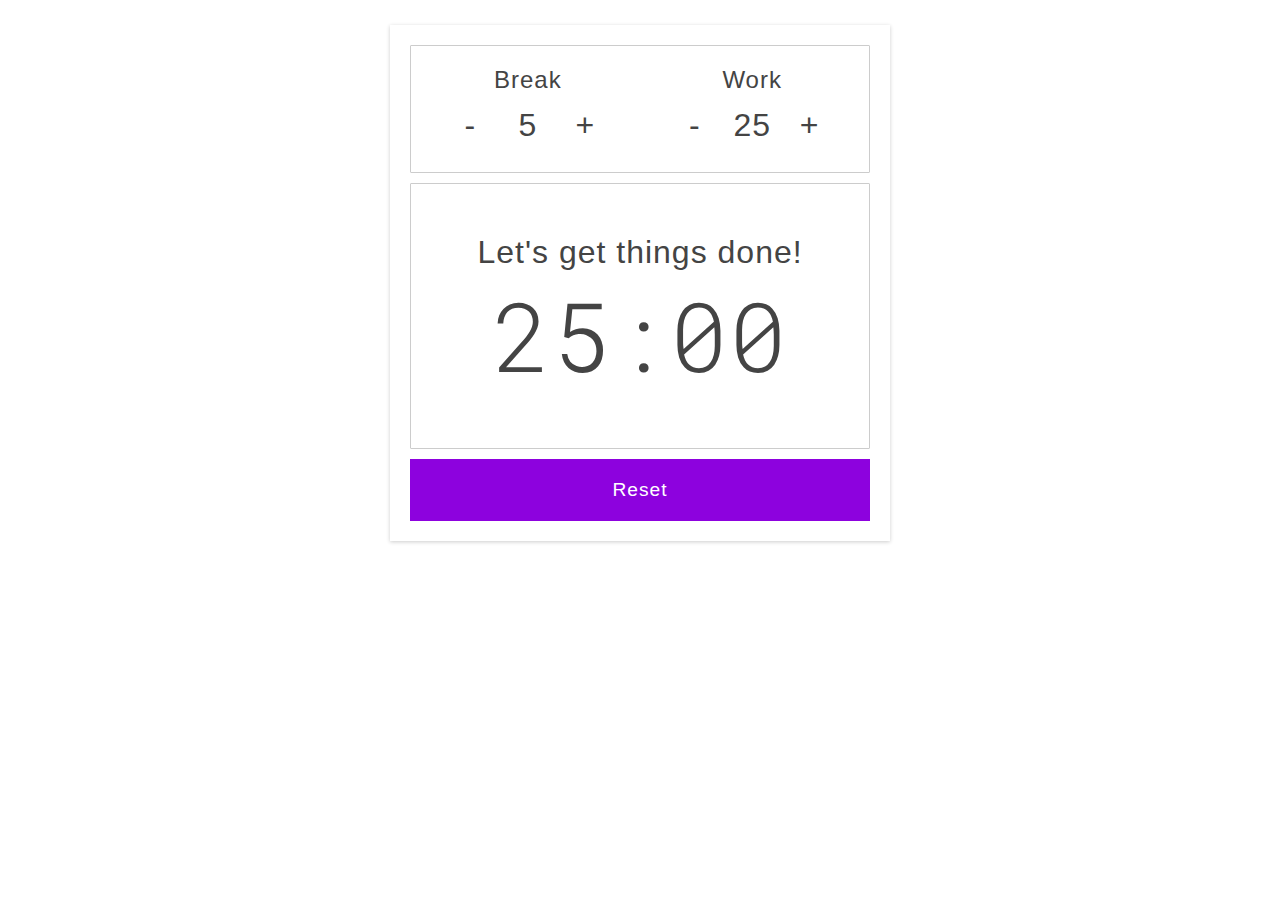
<file: Front-End Development Libraries/Pomodoro Clock/index.html>
<!DOCTYPE html>
<html lang="en" >
<head>
  <meta charset="UTF-8">
  <title>CodePen - Pomodoro Clock</title>
  <link href='https://fonts.googleapis.com/css?family=Roboto+Mono:300' rel='stylesheet' type='text/css'><link rel="stylesheet" href="./style.css">

</head>
<body>
<!-- partial:index.partial.html -->
<div class="container">

  <!--  break and work session time settings-->
  <div class="setting">
    <div class="break">
      <p style="font-weight: 400;">Break</p>
      <span class="decrease">-</span>
      <div class="breakDuration">5</div>
      <span class="increase">+</span>
    </div>
    <div class="session">
      <p style="font-weight: 400;">Work</p>
      <span class="decrease">-</span>
      <div class="sessionDuration">25</div>
      <span class="increase">+</span>
    </div>
  </div>

  <!-- display timer -->
  <div class="timer">
    <p class="play-hidden" id="icon">&#9658;</p>
    <div class="status">Let's get things done!</div>
    <div class="timeRemaining">25:00</div>
  </div>

  <!-- reset button -->
  <div class="reset">Reset</div>

</div>
<!-- partial -->
  <script  src="./script.js"></script>

</body>
</html>
</file>
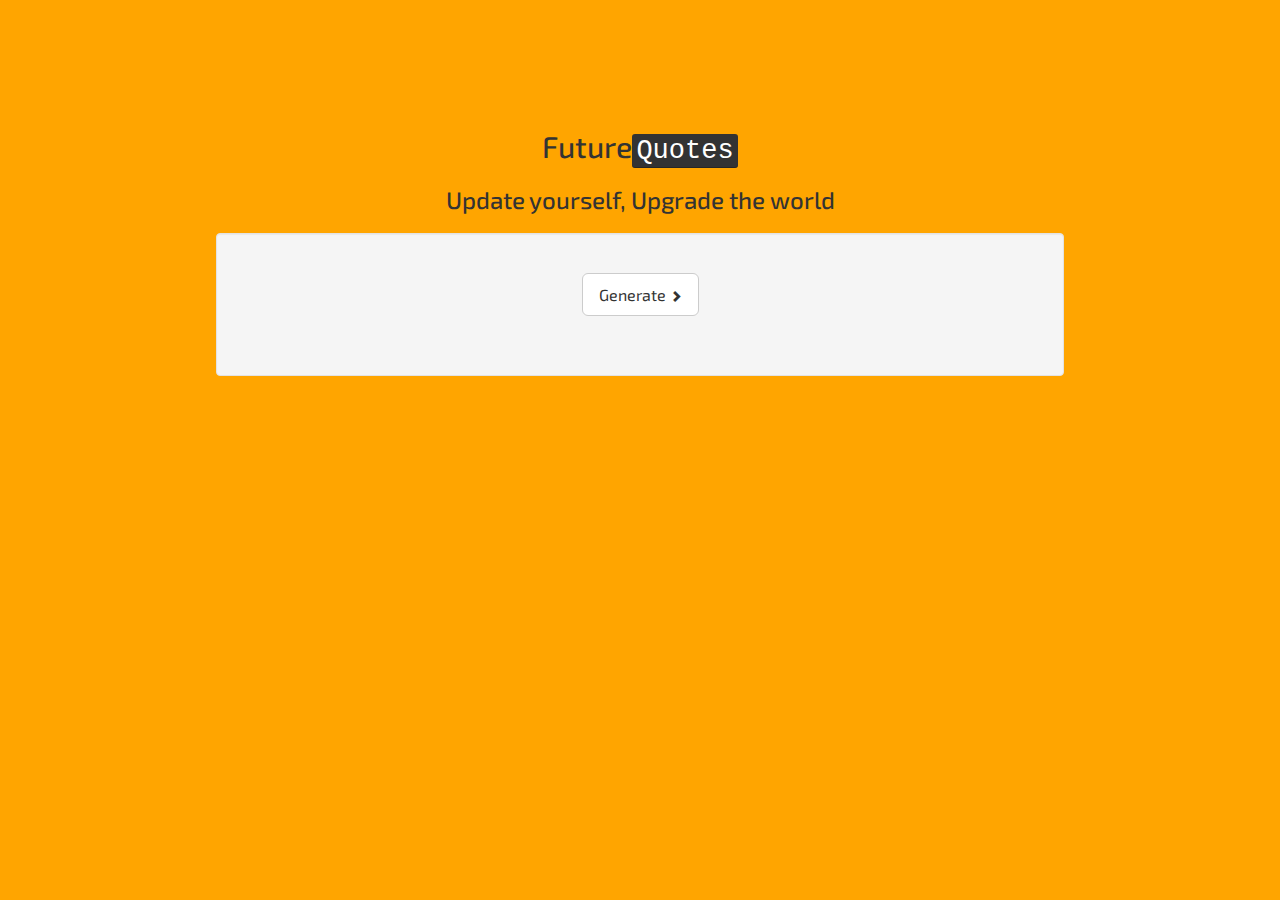
<file: Front-End Development Libraries/Random Quote Machine/index.html>
<!DOCTYPE html>
<html lang="en" >
<head>
  <meta charset="UTF-8">
  <title>Random Quote Generator</title>
  <!-- CSS-->
  <link rel='stylesheet' href='https://maxcdn.bootstrapcdn.com/bootstrap/3.3.6/css/bootstrap.min.css'>
  <link rel="stylesheet" href="./style.css">
  <!-- JavaScript -->
  <script src='http://cdnjs.cloudflare.com/ajax/libs/jquery/2.1.3/jquery.min.js'></script>
  <script  src="./script.js"></script>
  <!-- Fonts -->
  <link href='https://fonts.googleapis.com/css?family=Exo+2' rel='stylesheet' type='text/css'>
</head>
<body>
  <div class="bg-1 container">

      <h2 class="text-center">Future<kbd>Quotes</kbd></h2>
      <h3 class="text-center">Update yourself, Upgrade the world </h3>
      <div class="well well-stuff">

        <div class="text-center">
          <!-- Generate Quote Button -->
          <button class="btn btn-default btn-lg button-stuff">
            <!-- Arrows Glyphicons-->
            <!-- <span class="glyphicon glyphicon-chevron-right"></span>  -->
            Generate
            <span class="glyphicon glyphicon-chevron-right"></span>
          </button>
          
          <!-- Tweet Button -->
          <div id="tweet-button"></div>
          <script>
            !function(d,s,id){var js,fjs=d.getElementsByTagName(s)[0],p=/^http:/.test(d.location)?'http':'https';if(!d.getElementById(id)){js=d.createElement(s);js.id=id;js.src=p+'://platform.twitter.com/widgets.js';fjs.parentNode.insertBefore(js,fjs);}}(document, 'script', 'twitter-wjs');
          </script>
          
          <!-- Quotes -->
          <h3 id="quote-here"></h3>

        </div>
    </div>
</div>
</body>
</html>
</file>
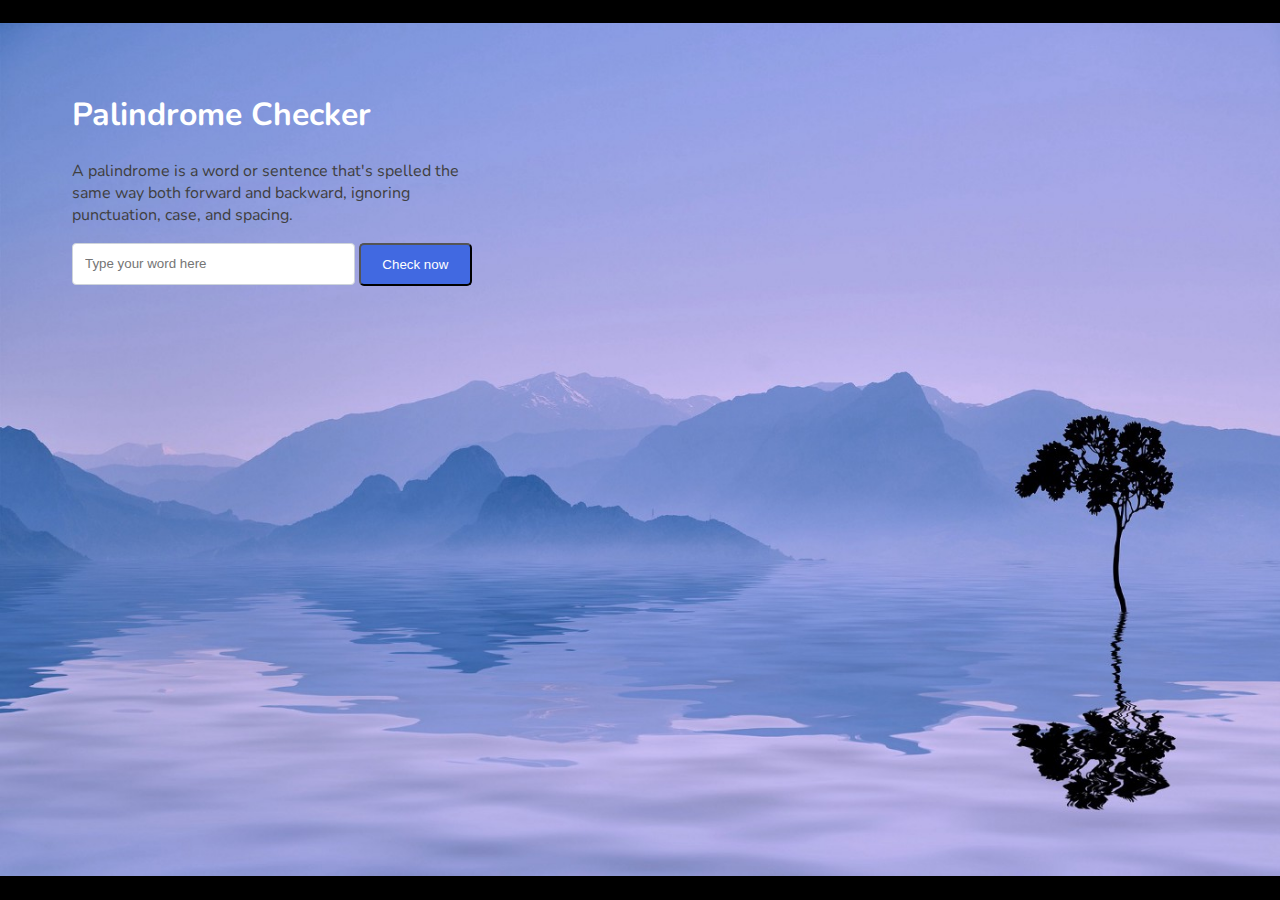
<file: JavaScript Algorithms and Data Structures/Palindrome Checker/index.html>
<!DOCTYPE html>
<html lang="en" >
<head>
  <meta charset="UTF-8">
  <title>Palindrome Checker</title>
  <link rel="stylesheet" href="./style.css">
  <link rel="icon" type="image/x-icon"  href="./assets/icons/favicon.png">
</head>
<body>
  <section id="welcome-section">
    <h1>Palindrome Checker</h1>
    <p>A palindrome is a word or sentence that's spelled the same way both forward and backward, ignoring punctuation, case, and spacing.</p>
  </section>
  <div class="body_Grid">
  <div class="text_Box">
    <input id="inputString" type="text" placeholder="Type your word here" required> 
    </input> <!-- Core -->         
  </div>
  <div class="submit_Button">
    <input id="submitButton" type="submit" value="Check now" class="submit-button"> 
    </input> <!-- Core -->                  
  </div>
  <div id="notification"></div> <!-- Core -->                                                                
  <br>
  <div id="displayWord"></div> <!-- Core -->    
  </div>
  <script  src="./script.js"></script>
</body>
</html>
</file>
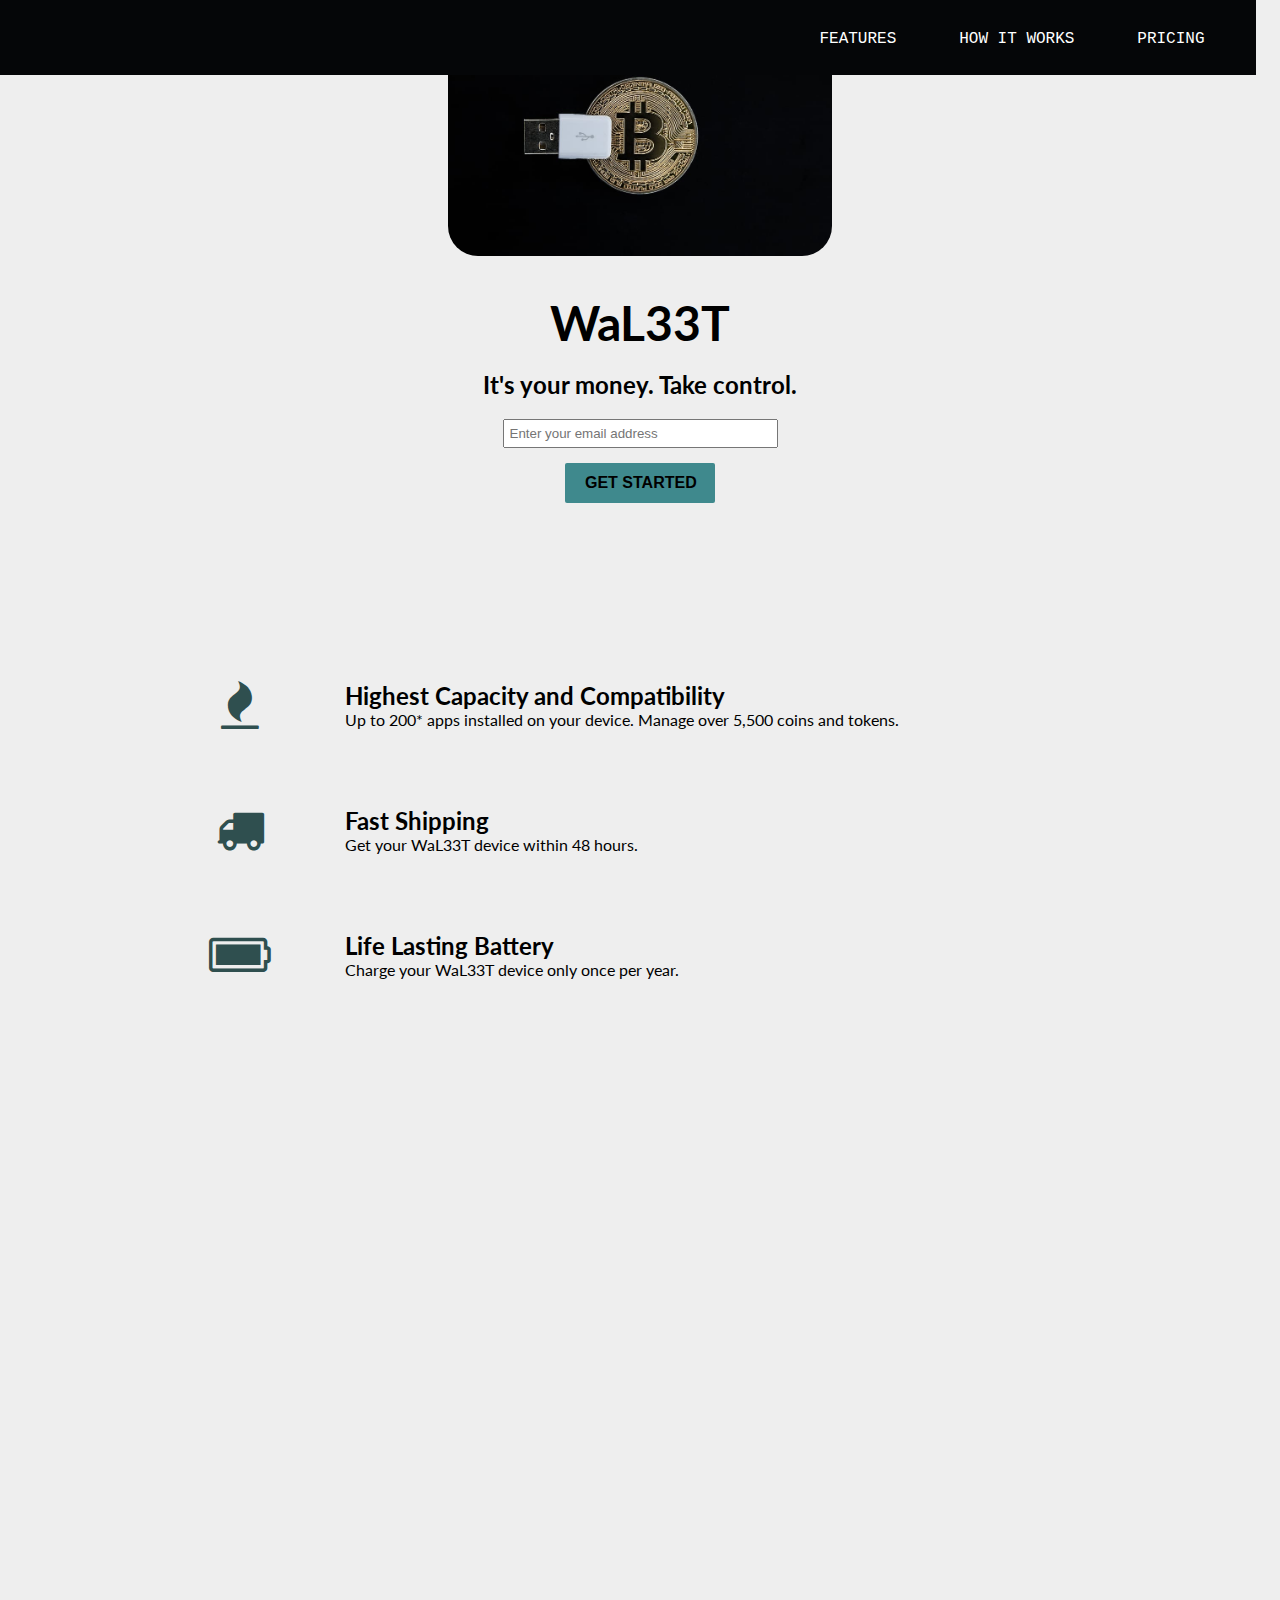
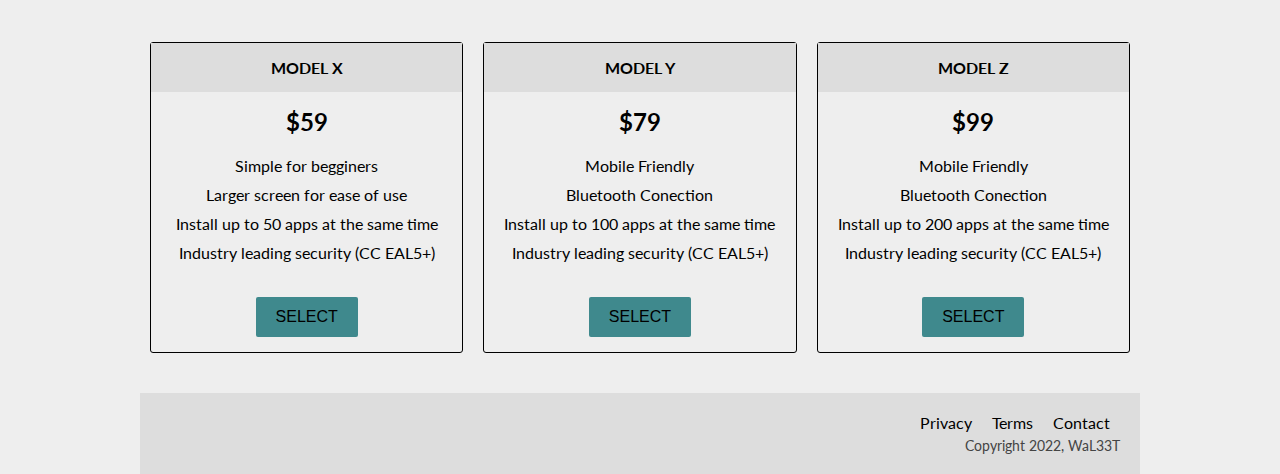
<file: Responsive Web Design/Product Landing Page/index.html>
<!DOCTYPE html>
<html lang="en" >
<head>
  <meta charset="UTF-8">
  <meta name="viewport" content="width=device-width, initial-scale=1.0">
  <title>Product Landing Page</title>
  <link rel="icon" href="./images/favicon.png">
  <link rel='stylesheet' href='https://maxcdn.bootstrapcdn.com/font-awesome/4.6.3/css/font-awesome.min.css'><link rel="stylesheet" href="./style.css">

</head>
<body>
<link
  rel="stylesheet"
  href="https://use.fontawesome.com/releases/v5.8.1/css/all.css"
  integrity="sha384-50oBUHEmvpQ+1lW4y57PTFmhCaXp0ML5d60M1M7uH2+nqUivzIebhndOJK28anvf"
  crossorigin="anonymous"
/>
<div id="page-wrapper">
  <header id="header">
    <div class="logo">
      
    </div>

    <nav id="nav-bar">
      <ul>
        <li><a class="nav-link" href="#features">Features</a></li>
        <li><a class="nav-link" href="#how-it-works">How It Works</a></li>
        <li><a class="nav-link" href="#pricing">Pricing</a></li>
      </ul>
    </nav>
  </header>

  <img id="device" src="./images/device.jpg">

  <section id="hero">
    <h1 id="brand">WaL33T</h1><br>
    <h2>It's your money. Take control.</h2>
    <form id="form" action="https://www.ethereum.org">
      <input
        name="email"
        id="email"
        type="email"
        placeholder="Enter your email address"
        required
      />
      <input id="submit" type="submit" value="Get Started" class="btn" />
    </form>
  </section>
  <div class="container">
    <section id="features">
      <br><br><br><br>
      <div class="grid">
        <div class="icon"><i class="fa fa-3x fa-fire"></i></div>
        <div class="desc">
          <h2>Highest Capacity and Compatibility</h2>
          <p>
            Up to 200* apps installed on your device. Manage over 5,500 coins and tokens.
          </p>
        </div>
      </div>
      <div class="grid">
        <div class="icon"><i class="fa fa-3x fa-truck"></i></div>
        <div class="desc">
          <h2>Fast Shipping</h2>
          <p>
            Get your WaL33T device within 48 hours.
          </p>
        </div>
      </div>
      <div class="grid">
        <div class="icon">
          <i class="fa fa-3x fa-battery-full" aria-hidden="true"></i>
        </div>
        <div class="desc">
          <h2>Life Lasting Battery</h2>
          <p>
            Charge your WaL33T device only once per year.
          </p>
        </div>
      </div>
    </section>
    <section id="how-it-works">
      <br><br><br><br><br><br><br><br><br><br><br><br><br><br><br>
      <iframe
        id="video"
        height="315"
        src="https://www.youtube-nocookie.com/embed/SQyg9pyJ1Ac?rel=0&amp;controls=0&amp;showinfo=0"
        frameborder="0"
        allowfullscreen
      ></iframe>
    </section>
    <section id="pricing">
      <div class="product" id="tenor">
        <div class="level">Model X</div>
        <h2>$59</h2>
        <ol>
          <li>Simple for begginers</li>
          <li>Larger screen for ease of use</li>
          <li>Install up to 50 apps at the same time</li>
          <li>Industry leading security (CC EAL5+)</li>
        </ol>
        <button class="btn">Select</button>
      </div>
      <div class="product" id="bass">
        <div class="level">Model Y</div>
        <h2>$79</h2>
        <ol>
          <li>Mobile Friendly</li>
          <li>Bluetooth Conection</li>
          <li>Install up to 100 apps at the same time</li>
          <li>Industry leading security (CC EAL5+)</li>
        </ol>
        <button class="btn">Select</button>
      </div>
      <div class="product" id="valve">
        <div class="level">Model Z</div>
        <h2>$99</h2>
        <ol>
          <li>Mobile Friendly</li>
          <li>Bluetooth Conection</li>
          <li>Install up to 200 apps at the same time</li>
          <li>Industry leading security (CC EAL5+)</li>
        </ol>
        <button class="btn">Select</button>
      </div>
    </section>
    <footer>
      <ul>
        <li><a href="#">Privacy</a></li>
        <li><a href="#">Terms</a></li>
        <li><a href="#">Contact</a></li>
      </ul>
      <span>Copyright 2022, WaL33T</span>
    </footer>
  </div>
</div>
</body>
</html>
</file>
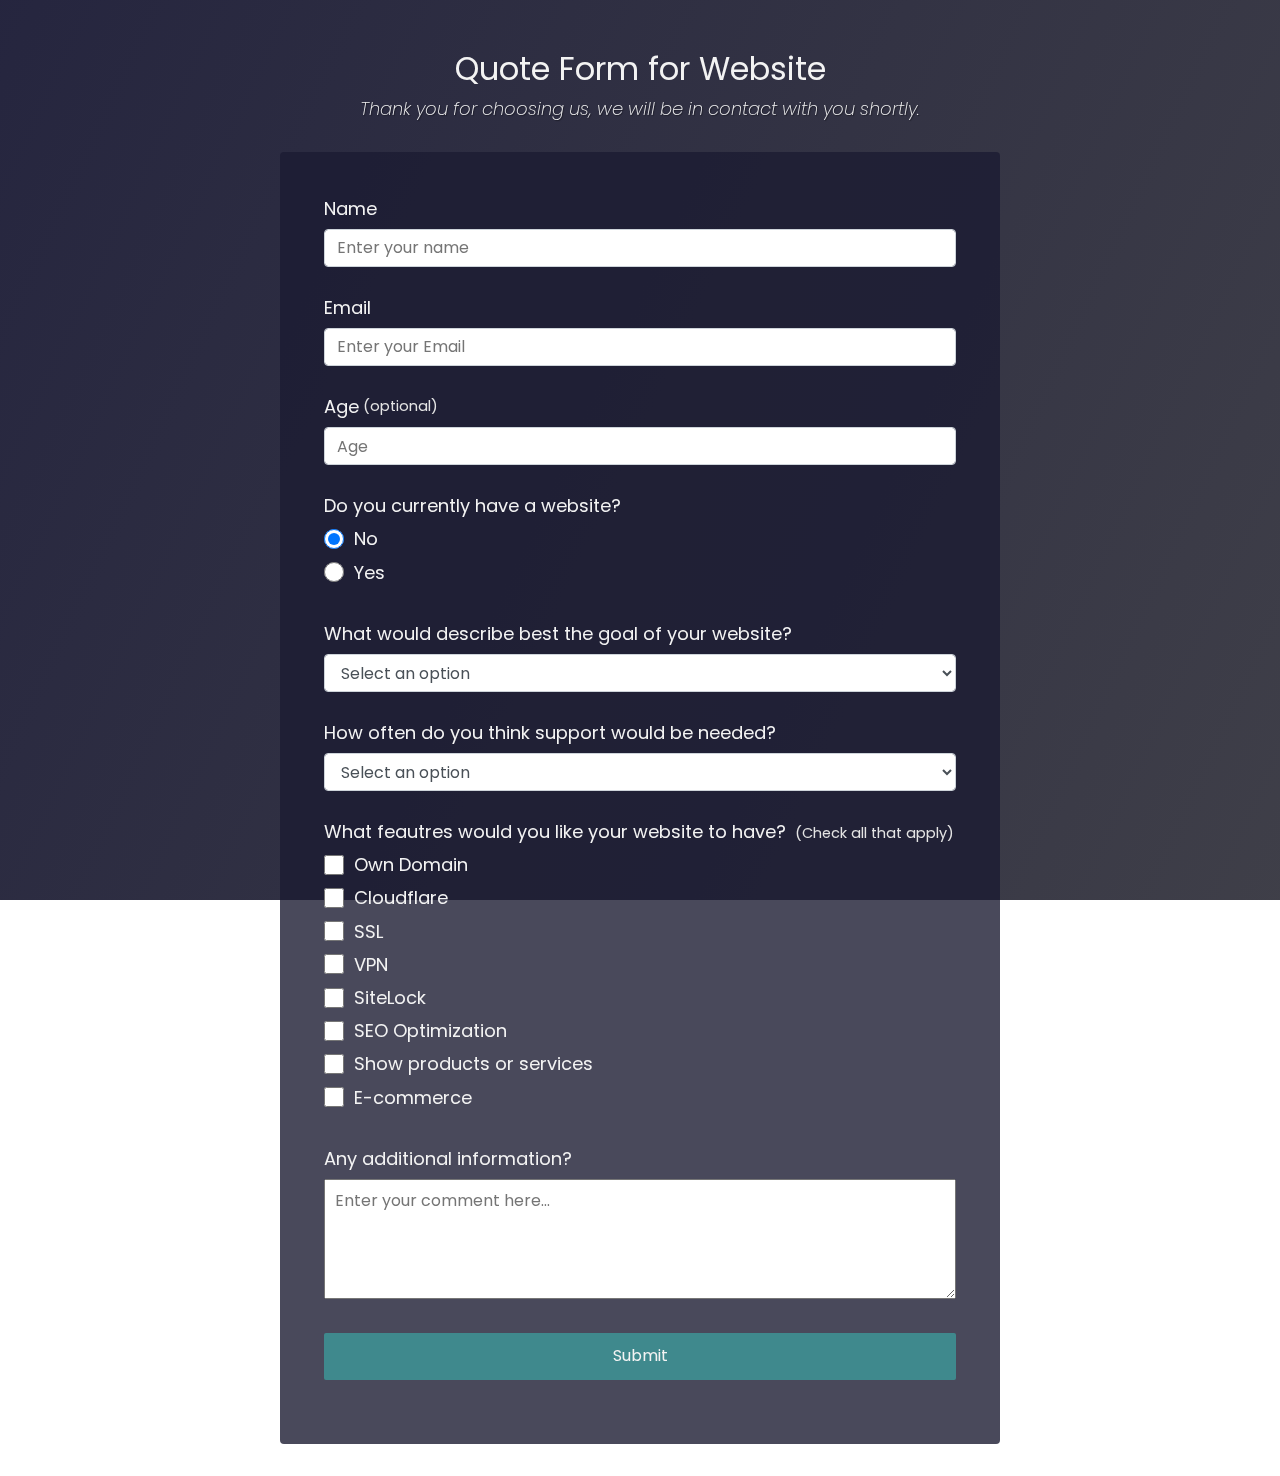
<file: Responsive Web Design/Survey Form/index.html>
<!DOCTYPE html>
<html lang="en" >
<head>
  <meta charset="UTF-8">
  <meta name="viewport" content="width=device-width, initial-scale=1.0">
  <title>Website Request (Survey Form)</title>
  <link rel="icon" href="./ico/favicon.png">
  <link rel='stylesheet' href='https://maxcdn.bootstrapcdn.com/font-awesome/4.6.3/css/font-awesome.min.css'><link rel="stylesheet" href="./style.css">
</head>
<body>
<div class="container">
  <header class="header">
    <h1 id="title" class="text-center">Quote Form for Website</h1>
    <p id="description" class="description text-center">
      Thank you for choosing us, we will be in contact with you shortly.
    </p>
  </header>
  <form id="survey-form">
    <div class="form-group">
      <label id="name-label" for="name">Name</label>
      <input
        type="text"
        name="name"
        id="name"
        class="form-control"
        placeholder="Enter your name"
        required
      />
    </div>
    <div class="form-group">
      <label id="email-label" for="email">Email</label>
      <input
        type="email"
        name="email"
        id="email"
        class="form-control"
        placeholder="Enter your Email"
        required
      />
    </div>
    <div class="form-group">
      <label id="number-label" for="number"
        >Age<span class="clue">(optional)</span></label
      >
      <input
        type="number"
        name="age"
        id="number"
        min="10"
        max="99"
        class="form-control"
        placeholder="Age"
      />
    </div>

    <div class="form-group">
      <p>Do you currently have a website?</p>
      <label>
        <input
          name="user-recommend"
          value="Yes"
          type="radio"
          class="input-radio"
          checked
        />No</label>

      <label>
        <input
          name="user-recommend"
          value="maybe"
          type="radio"
          class="input-radio"
        />Yes</label>

    </div>

    <div class="form-group">
      <p>
        What would describe best the goal of your website?
      </p>
      <select id="most-like" title="mostLike" name="mostLike" class="form-control" required>
        <option disabled selected value>Select an option</option>
        <option value="challenges">Personal</option>
        <option value="projects">Entrepreneur</option>
        <option value="community">Startup</option>
        <option value="openSource">Business</option>
      </select>
    </div>

    <div class="form-group">
      <p>
        How often do you think support would be needed?
      </p>
      <select id="most-like" title="mostLike" name="mostLike" class="form-control" required>
        <option disabled selected value>Select an option</option>
        <option value="challenges">No support</option>
        <option value="projects">Monthly support</option>
        <option value="community">Weekly support</option>
        <option value="openSource">Daily support</option>
      </select>
    </div>


    <div class="form-group">
      <p>
        What feautres would you like your website to have?
        <span class="clue">(Check all that apply)</span>
      </p>

      <label
        ><input
          name="prefer"
          value="front-end-projects"
          type="checkbox"
          class="input-checkbox"
        />Own Domain</label
      >
      <label>
        <input
          name="prefer"
          value="back-end-projects"
          type="checkbox"
          class="input-checkbox"
        />Cloudflare</label
      >
      <label
        ><input
          name="prefer"
          value="data-visualization"
          type="checkbox"
          class="input-checkbox"
        />SSL</label
      >
      <label
      ><input
        name="prefer"
        value="data-visualization"
        type="checkbox"
        class="input-checkbox"
        />VPN</label
      >
      <label
      ><input
        name="prefer"
        value="data-visualization"
        type="checkbox"
        class="input-checkbox"
        />SiteLock</label
      >
      <label
        ><input
          name="prefer"
          value="challenges"
          type="checkbox"
          class="input-checkbox"
        />SEO Optimization</label
      >
      <label
        ><input
          name="prefer"
          value="open-source-community"
          type="checkbox"
          class="input-checkbox"
        />Show products or services</label
      >
      <label
        ><input
          name="prefer"
          value="gitter-help-rooms"
          type="checkbox"
          class="input-checkbox"
        />E-commerce</label
      >
    </div>

    <div class="form-group">
      <p>Any additional information?</p>
      <textarea
        id="comments"
        class="input-textarea"
        name="comment"
        placeholder="Enter your comment here..."
      ></textarea>
    </div>

    <div class="form-group">
      <button type="submit" id="submit" class="submit-button">
        Submit
      </button>
    </div>
  </form>
</div>
</body>
</html>
</file>
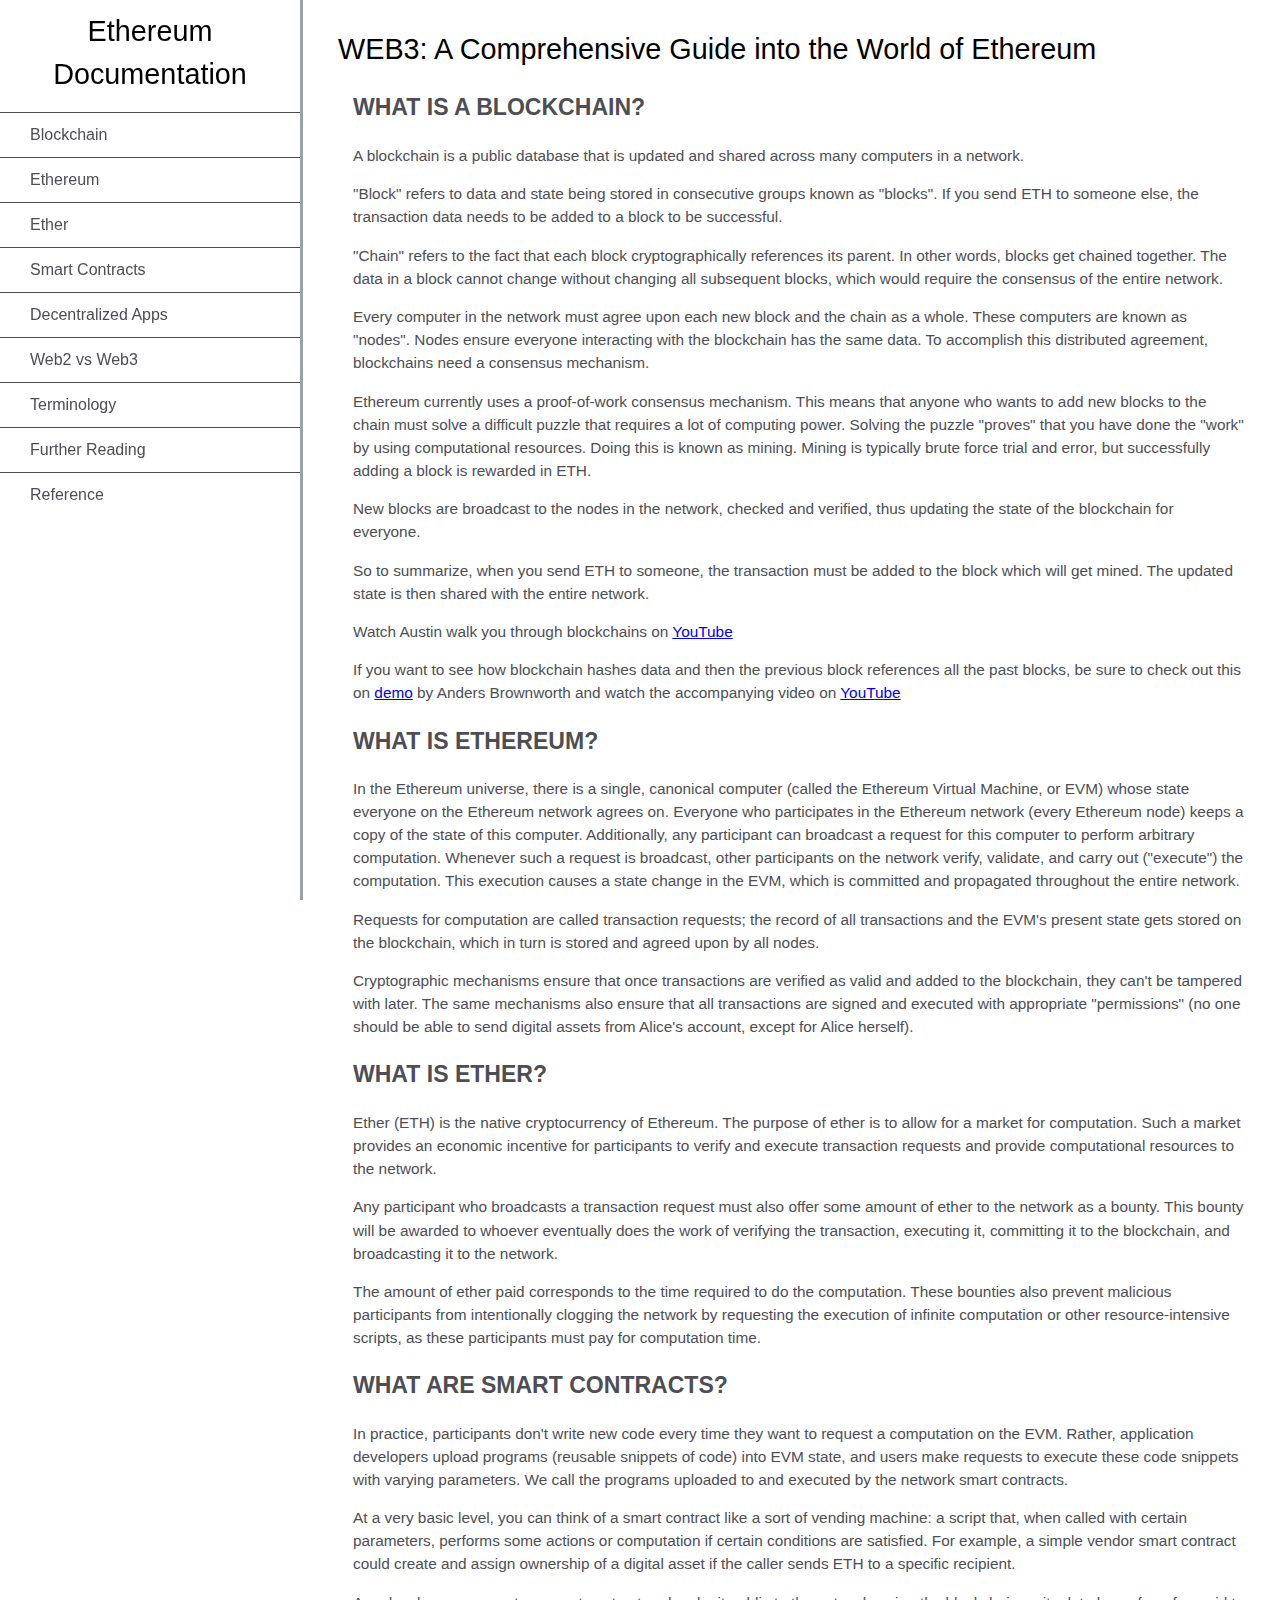
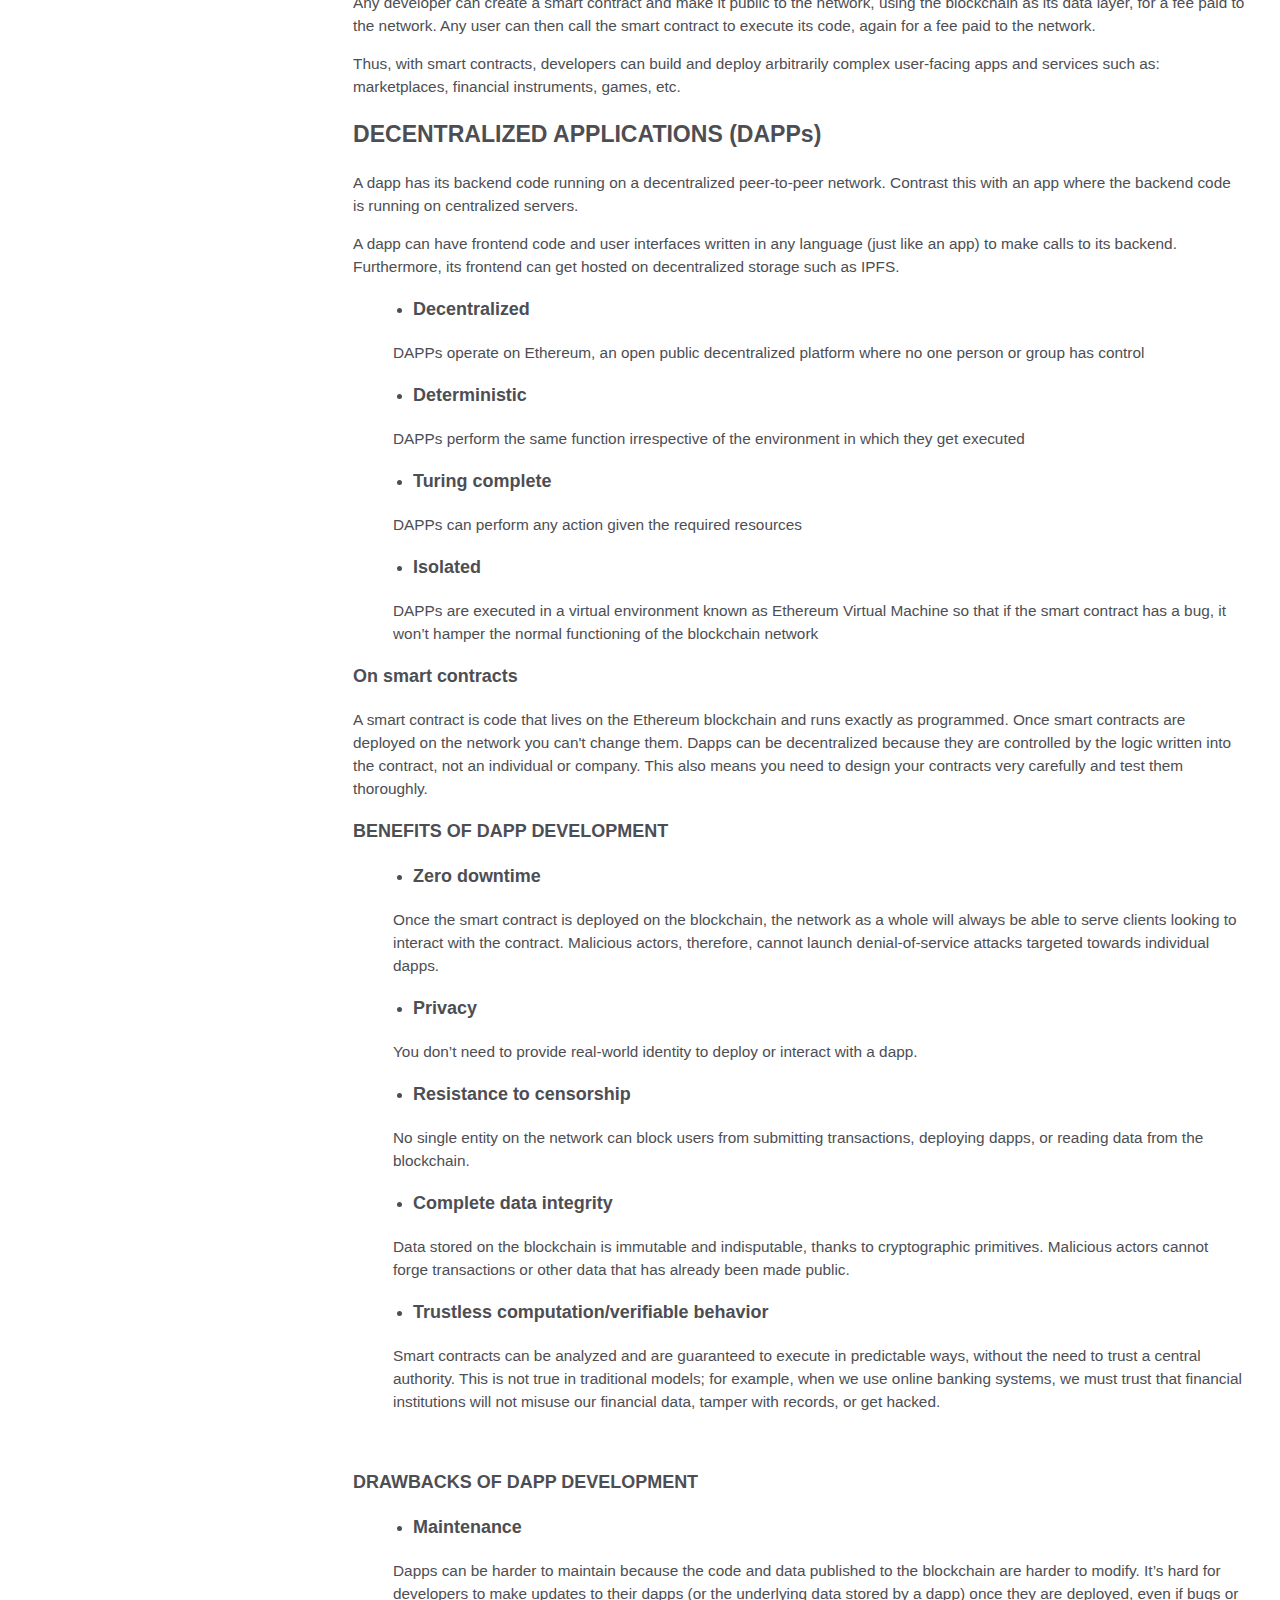
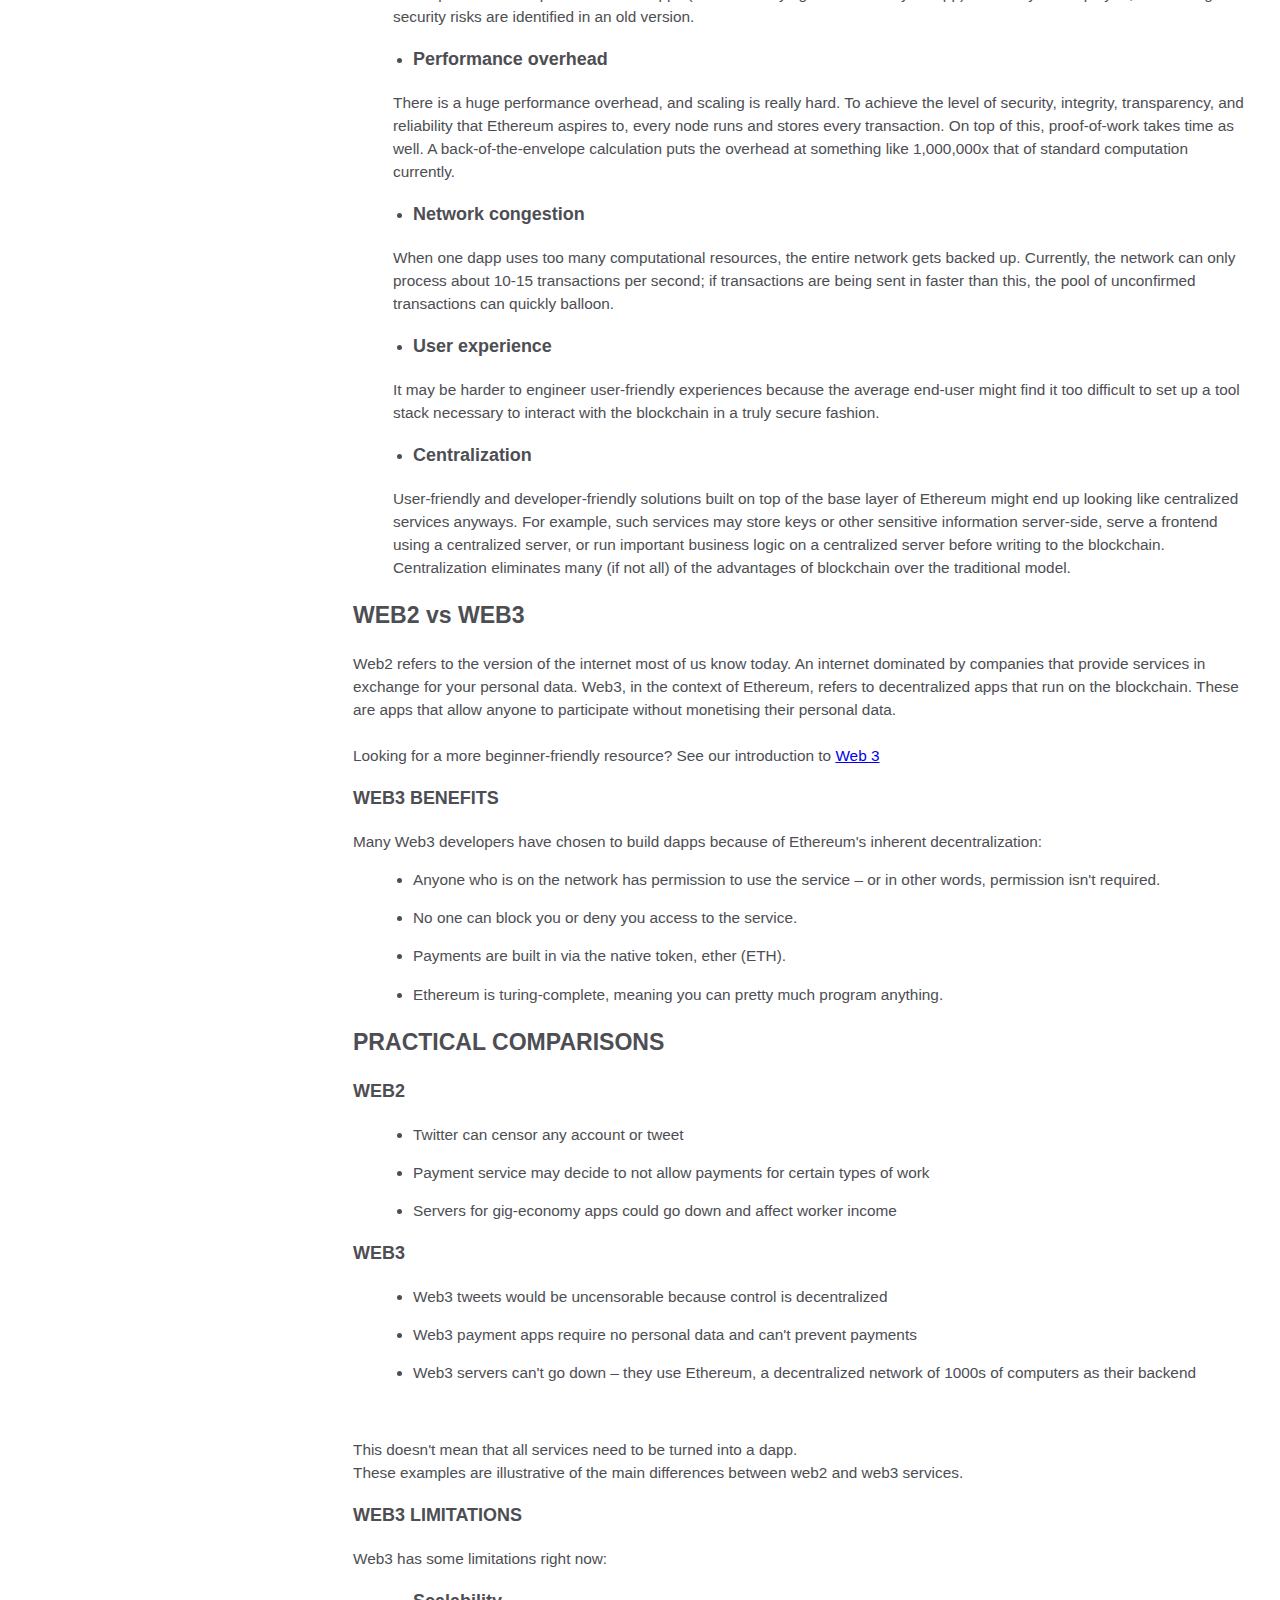
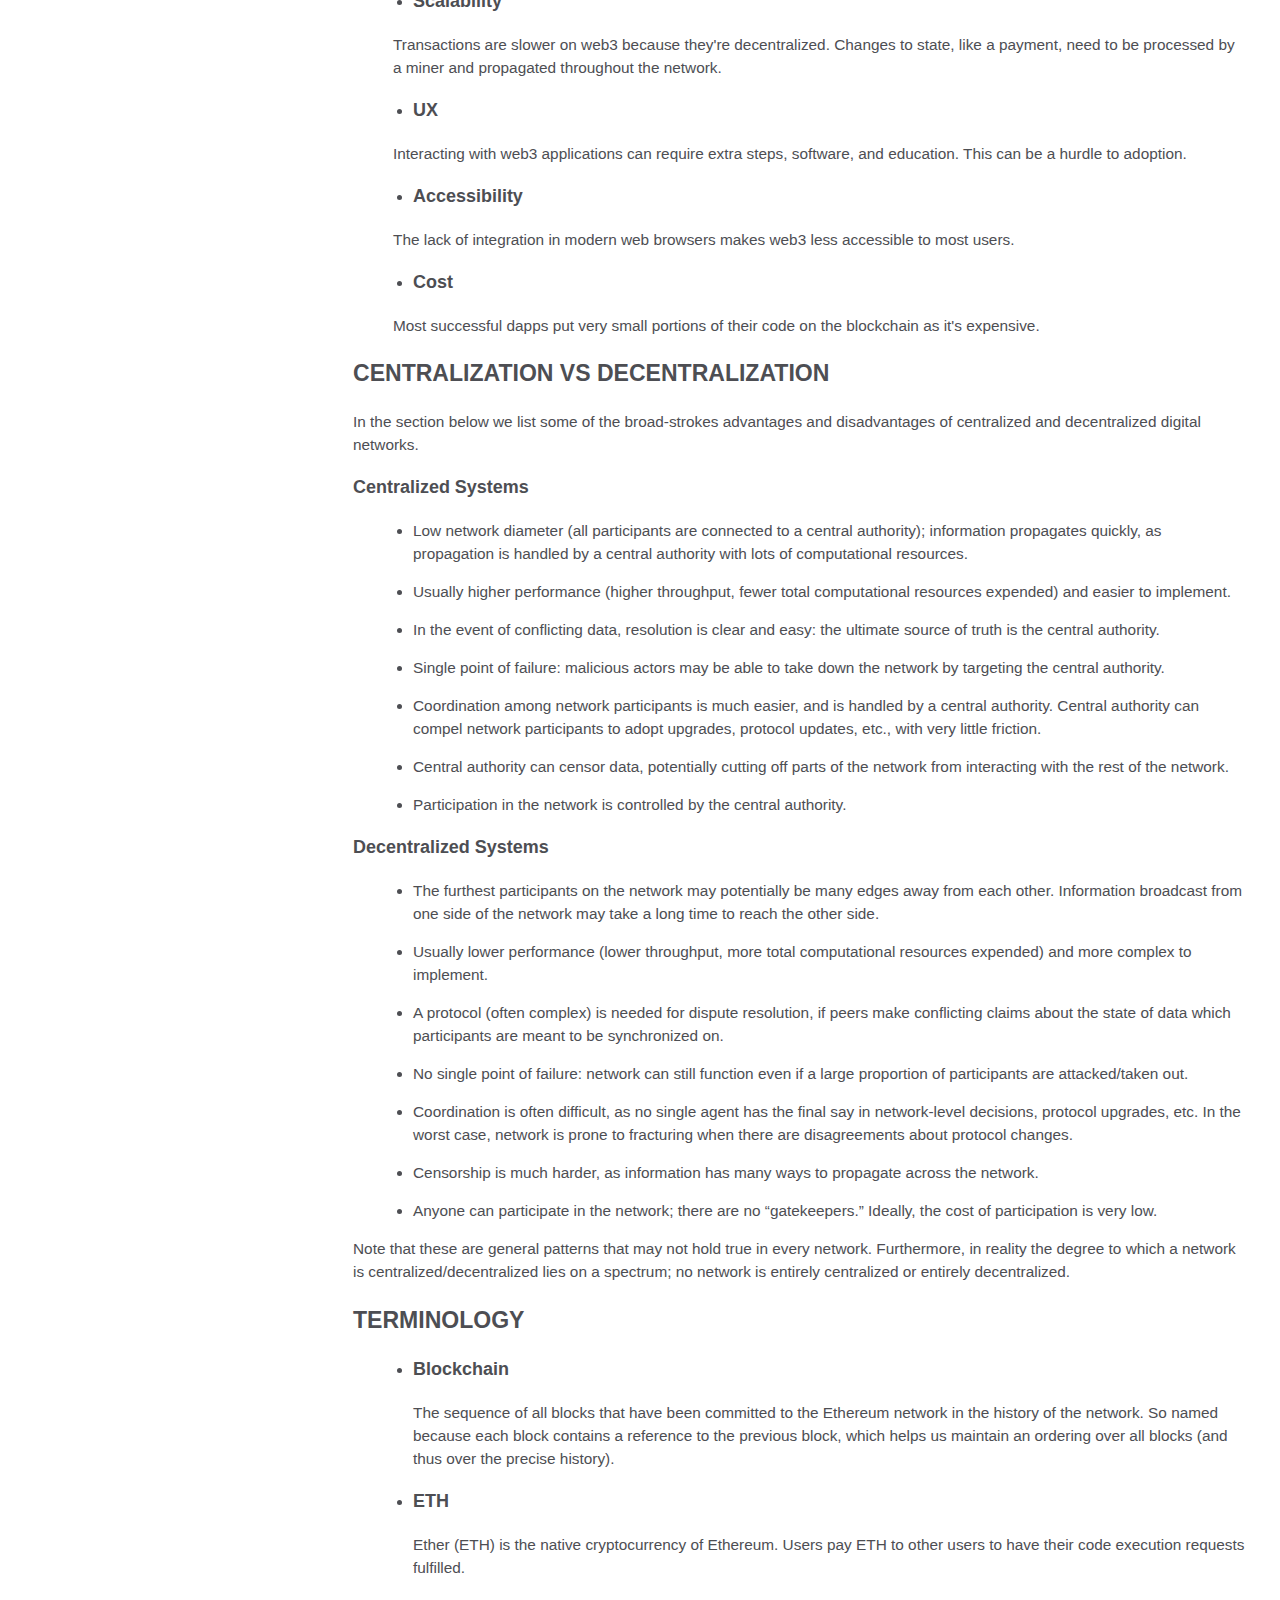
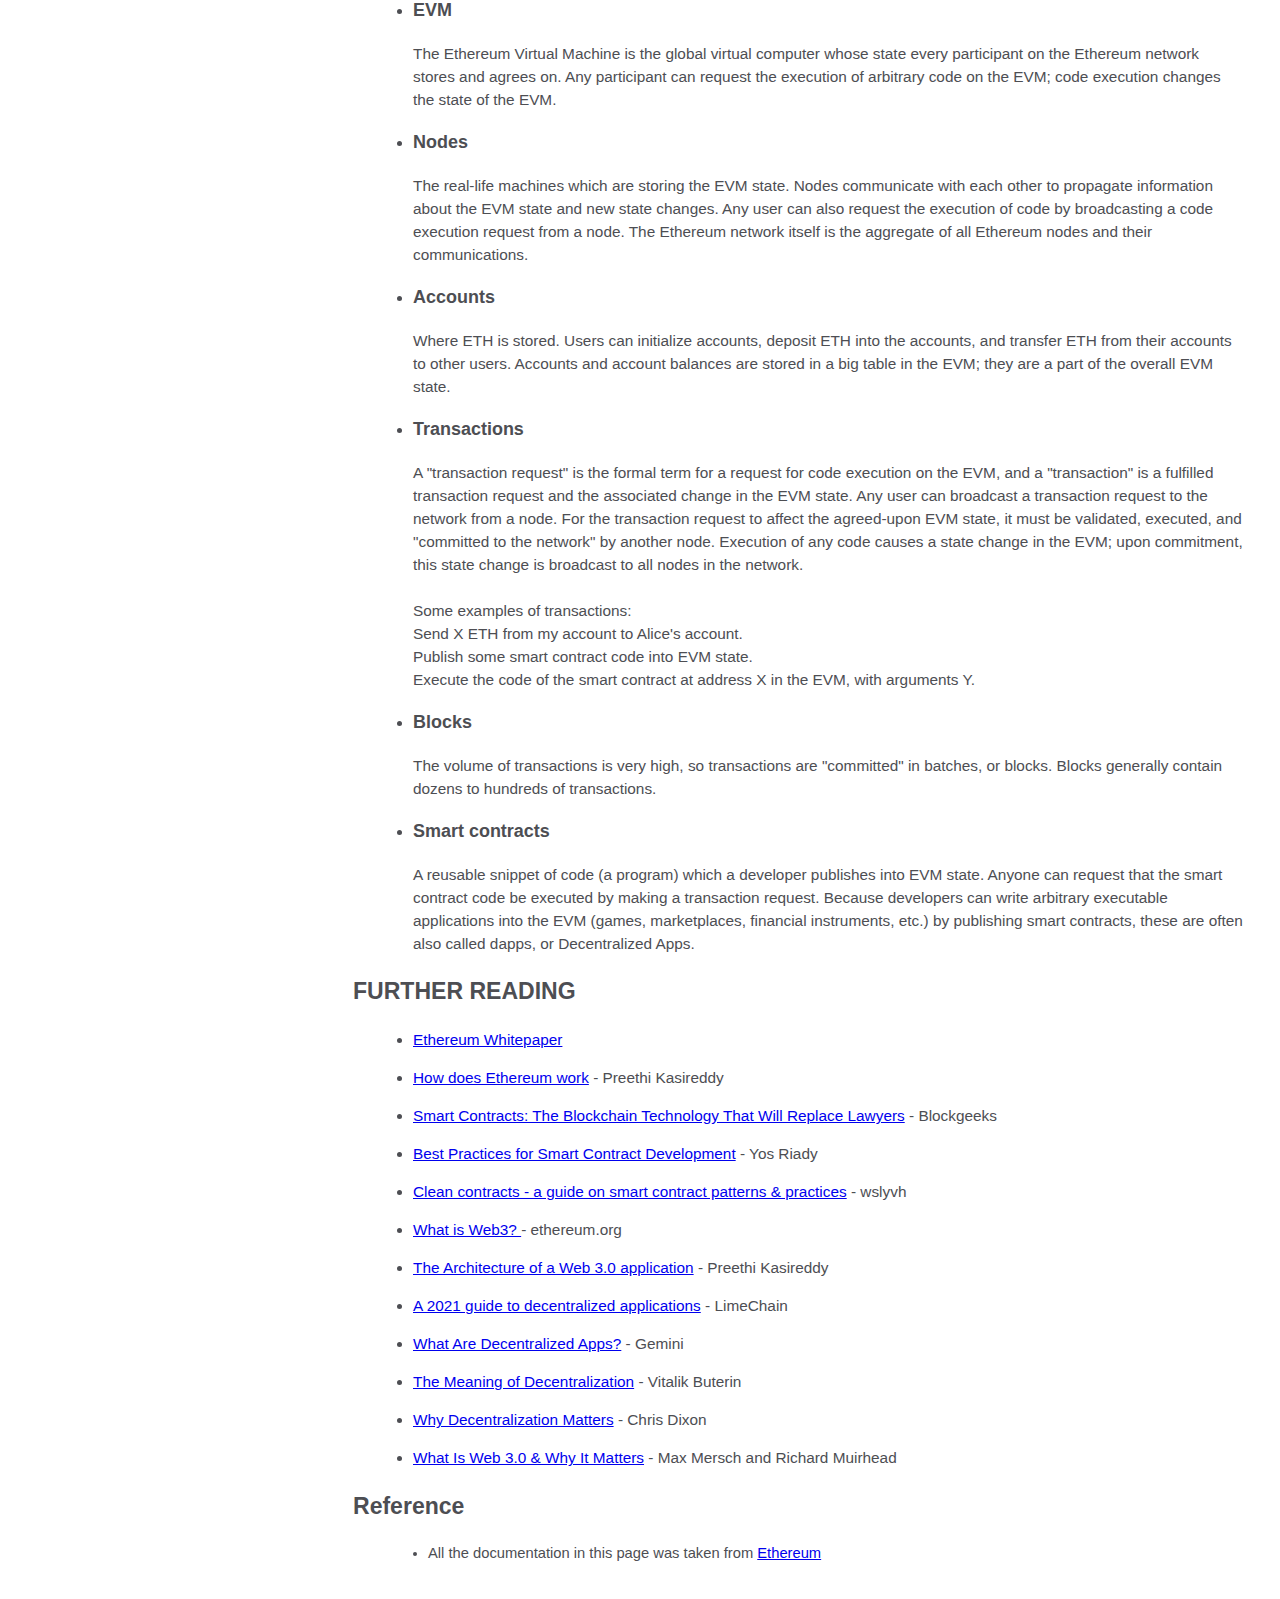
<file: Responsive Web Design/Technical Documentation Page/index.html>
<!DOCTYPE html>
<html lang="en" >
<head>
  <meta charset="UTF-8">
  <meta name="viewport" content="width=device-width, initial-scale=1.0">
  <title>Ethereum Technical Documentation Page</title>
  <link rel="stylesheet" href="./style.css">
  <link rel="icon" href="./images/favicon.png">
</head>
<body>
<nav id="navbar">
  <header>Ethereum Documentation</header>
  <ul>
    <li><a class="nav-link" href="#Blockchain">Blockchain</a></li>
    <li><a class="nav-link" href="#Ethereum">Ethereum</a></li>
    <li><a class="nav-link" href="#Ether">Ether</a></li>
    <li><a class="nav-link" href="#Smart_Contracts">Smart Contracts</a></li>
    <li><a class="nav-link" href="#DAPPs">Decentralized Apps</a></li>
    <li><a class="nav-link" href="#Web3">Web2 vs Web3</a></li>
    <li><a class="nav-link" href="#Terminology">Terminology</a></li>
    <li><a class="nav-link" href="#Further_Reading">Further Reading</a></li>
    <li><a class="nav-link" href="#Reference">Reference</a></li>
  </ul>
</nav>
<main id="main-doc">
  <section class="main-section" id="Blockchain">
    <header>WEB3: A Comprehensive Guide into the World of Ethereum</header>
    <article>
      <h2>WHAT IS A BLOCKCHAIN?</h2>
        <p>
        A blockchain is a public database that is updated and shared across many computers in a network.
        <p>   
        "Block" refers to data and state being stored in consecutive groups known as "blocks". If you send ETH to someone else, the transaction data needs to be added to a block to be successful.
        </p><p>
        "Chain" refers to the fact that each block cryptographically references its parent. In other words, blocks get chained together. The data in a block cannot change without changing all subsequent blocks, which would require the consensus of the entire network.
        </p><p>
        Every computer in the network must agree upon each new block and the chain as a whole. These computers are known as "nodes". Nodes ensure everyone interacting with the blockchain has the same data. To accomplish this distributed agreement, blockchains need a consensus mechanism.
        </p><p>
        Ethereum currently uses a proof-of-work consensus mechanism. This means that anyone who wants to add new blocks to the chain must solve a difficult puzzle that requires a lot of computing power. Solving the puzzle "proves" that you have done the "work" by using computational resources. Doing this is known as mining. Mining is typically brute force trial and error, but successfully adding a block is rewarded in ETH.
        </p><p>
        New blocks are broadcast to the nodes in the network, checked and verified, thus updating the state of the blockchain for everyone.
        </p><p>
        So to summarize, when you send ETH to someone, the transaction must be added to the block which will get mined. The updated state is then shared with the entire network.
        </p><p>
        Watch Austin walk you through blockchains on <a href="https://www.youtube.com/watch?v=zcX7OJ-L8XQ" target="_blank" rel="noopener">YouTube</a>
        </p><p>
        If you want to see how blockchain hashes data and then the previous block references all the past blocks, be sure to check out this on <a href="https://andersbrownworth.com/blockchain/blockchain" target="_blank" rel="noopener">demo</a> by Anders Brownworth and watch the accompanying video on <a href="https://www.youtube.com/watch?v=_160oMzblY8" target="_blank" rel="noopener">YouTube</a>
        </p>
        <section class="main-section" id="Ethereum"></section>
      <h2>WHAT IS ETHEREUM?</h2>
        <p>
        In the Ethereum universe, there is a single, canonical computer (called the Ethereum Virtual Machine, or EVM) whose state everyone on the Ethereum network agrees on. Everyone who participates in the Ethereum network (every Ethereum node) keeps a copy of the state of this computer. Additionally, any participant can broadcast a request for this computer to perform arbitrary computation. Whenever such a request is broadcast, other participants on the network verify, validate, and carry out ("execute") the computation. This execution causes a state change in the EVM, which is committed and propagated throughout the entire network.
        </p><p>
        Requests for computation are called transaction requests; the record of all transactions and the EVM's present state gets stored on the blockchain, which in turn is stored and agreed upon by all nodes.
        </p><p>
        Cryptographic mechanisms ensure that once transactions are verified as valid and added to the blockchain, they can't be tampered with later. The same mechanisms also ensure that all transactions are signed and executed with appropriate "permissions" (no one should be able to send digital assets from Alice's account, except for Alice herself).
        </p>
        <p>
          <section class="main-section" id="Ether"></section>
      <h2>WHAT IS ETHER?</h2>
        <p></p>
        Ether (ETH) is the native cryptocurrency of Ethereum. The purpose of ether is to allow for a market for computation. Such a market provides an economic incentive for participants to verify and execute transaction requests and provide computational resources to the network.
        </p><p>
        Any participant who broadcasts a transaction request must also offer some amount of ether to the network as a bounty. This bounty will be awarded to whoever eventually does the work of verifying the transaction, executing it, committing it to the blockchain, and broadcasting it to the network.
        </p><p>
        The amount of ether paid corresponds to the time required to do the computation. These bounties also prevent malicious participants from intentionally clogging the network by requesting the execution of infinite computation or other resource-intensive scripts, as these participants must pay for computation time.
        </p>
        <section class="main-section" id="Smart_Contracts"></section>
      <h2>WHAT ARE SMART CONTRACTS?</h2>
        <p>In practice, participants don't write new code every time they want to request a computation on the EVM. Rather, application developers upload programs (reusable snippets of code) into EVM state, and users make requests to execute these code snippets with varying parameters. We call the programs uploaded to and executed by the network smart contracts.
        </p><p>
        At a very basic level, you can think of a smart contract like a sort of vending machine: a script that, when called with certain parameters, performs some actions or computation if certain conditions are satisfied. For example, a simple vendor smart contract could create and assign ownership of a digital asset if the caller sends ETH to a specific recipient.
        </p><p>
        Any developer can create a smart contract and make it public to the network, using the blockchain as its data layer, for a fee paid to the network. Any user can then call the smart contract to execute its code, again for a fee paid to the network.
        </p><p>
        Thus, with smart contracts, developers can build and deploy arbitrarily complex user-facing apps and services such as: marketplaces, financial instruments, games, etc.
        </p>
        <section class="main-section" id="DAPPs">
      <h2>DECENTRALIZED APPLICATIONS (DAPPs)</h2>
        <p>
        A dapp has its backend code running on a decentralized peer-to-peer network. Contrast this with an app where the backend code is running on centralized servers.
        </p><p>
        A dapp can have frontend code and user interfaces written in any language (just like an app) to make calls to its backend. Furthermore, its frontend can get hosted on decentralized storage such as IPFS.
        </p><p>
        <ul>
        <li><h3>Decentralized</h3></li>
        DAPPs operate on Ethereum, an open public decentralized platform where no one person or group has control
        <li><h3>Deterministic</h3></li> DAPPs perform the same function irrespective of the environment in which they get executed
        <li><h3>Turing complete</h3></li> DAPPs can perform any action given the required resources
        <li><h3>Isolated</h3></li> DAPPs are executed in a virtual environment known as Ethereum Virtual Machine so that if the smart contract has a bug, it won’t hamper the normal functioning of the blockchain network
        </ul>
        <h3>On smart contracts</h3>
        <p>
        A smart contract is code that lives on the Ethereum blockchain and runs exactly as programmed. Once smart contracts are deployed on the network you can't change them. Dapps can be decentralized because they are controlled by the logic written into the contract, not an individual or company. This also means you need to design your contracts very carefully and test them thoroughly.
        </p>
      <h3>BENEFITS OF DAPP DEVELOPMENT</h3>
        <ul>
        <li><h3>Zero downtime</h3></li>Once the smart contract is deployed on the blockchain, the network as a whole will always be able to serve clients looking to interact with the contract. Malicious actors, therefore, cannot launch denial-of-service attacks targeted towards individual dapps.
        <li><h3>Privacy</h3></li>You don’t need to provide real-world identity to deploy or interact with a dapp.
        <li><h3>Resistance to censorship</h3></li>No single entity on the network can block users from submitting transactions, deploying dapps, or reading data from the blockchain.
        <li><h3>Complete data integrity</h3></li>Data stored on the blockchain is immutable and indisputable, thanks to cryptographic primitives. Malicious actors cannot forge transactions or other data that has already been made public.
        <li><h3>Trustless computation/verifiable behavior</h3></li>Smart contracts can be analyzed and are guaranteed to execute in predictable ways, without the need to trust a central authority. This is not true in traditional models; for example, when we use online banking systems, we must trust that financial institutions will not misuse our financial data, tamper with records, or get hacked.
        </ul>
        <br>
      <h3>DRAWBACKS OF DAPP DEVELOPMENT</h3>
        <ul>
        <li><h3>Maintenance</h3></li>Dapps can be harder to maintain because the code and data published to the blockchain are harder to modify. It’s hard for developers to make updates to their dapps (or the underlying data stored by a dapp) once they are deployed, even if bugs or security risks are identified in an old version.
        <li><h3>Performance overhead</h3></li>There is a huge performance overhead, and scaling is really hard. To achieve the level of security, integrity, transparency, and reliability that Ethereum aspires to, every node runs and stores every transaction. On top of this, proof-of-work takes time as well. A back-of-the-envelope calculation puts the overhead at something like 1,000,000x that of standard computation currently.
        <li><h3>Network congestion</h3></li>When one dapp uses too many computational resources, the entire network gets backed up. Currently, the network can only process about 10-15 transactions per second; if transactions are being sent in faster than this, the pool of unconfirmed transactions can quickly balloon.
        <li><h3>User experience</h3></li>It may be harder to engineer user-friendly experiences because the average end-user might find it too difficult to set up a tool stack necessary to interact with the blockchain in a truly secure fashion.
        <li><h3>Centralization</h3></li>User-friendly and developer-friendly solutions built on top of the base layer of Ethereum might end up looking like centralized services anyways. For example, such services may store keys or other sensitive information server-side, serve a frontend using a centralized server, or run important business logic on a centralized server before writing to the blockchain. Centralization eliminates many (if not all) of the advantages of blockchain over the traditional model.
        </ul>
        <section class="main-section" id="Terminology"></section>
      </section>
      <section class="main-section" id="Web3">
      <h2>WEB2 vs WEB3</h2>
      Web2 refers to the version of the internet most of us know today. An internet dominated by companies that provide services in exchange for your personal data. Web3, in the context of Ethereum, refers to decentralized apps that run on the blockchain. These are apps that allow anyone to participate without monetising their personal data.
      <br><br>
      Looking for a more beginner-friendly resource? See our introduction to <a href="https://ethereum.org/en/web3/"target="_blank" rel="noopener">Web 3</a>
      <br>
      <h3>WEB3 BENEFITS</h3>
      <p>Many Web3 developers have chosen to build dapps because of Ethereum's inherent decentralization:</p>
      <ul>
        <li>Anyone who is on the network has permission to use the service – or in other words, permission isn't required.</li>
        <li>No one can block you or deny you access to the service.</li>
        <li>Payments are built in via the native token, ether (ETH).</li>
        <li>Ethereum is turing-complete, meaning you can pretty much program anything.</li>
      </ul>
      <h2>PRACTICAL COMPARISONS</h2>
        <h3>WEB2</h3>
      <ul>
        <li>Twitter can censor any account or tweet</li>
        <li>Payment service may decide to not allow payments for certain types of work</li>
        <li>Servers for gig-economy apps could go down and affect worker income</li>
      </ul>
      <h3>WEB3</h3>
      <ul>
        <li>Web3 tweets would be uncensorable because control is decentralized</li>
        <li>Web3 payment apps require no personal data and can't prevent payments</li>
        <li>Web3 servers can't go down – they use Ethereum, a decentralized network of 1000s of computers as their backend</li>
      </ul>
      <br>
      <p>This doesn't mean that all services need to be turned into a dapp.<br>
         These examples are illustrative of the main differences between web2 and web3 services.      </p>
         <h3>WEB3 LIMITATIONS</h3>
         <p>Web3 has some limitations right now:</p>
       <ul>
          <li><h3>Scalability</h3></li>Transactions are slower on web3 because they're decentralized. Changes to state, like a payment, need to be processed by a miner and propagated throughout the network.
          <li><h3>UX</h3></li>Interacting with web3 applications can require extra steps, software, and education. This can be a hurdle to adoption.
          <li><h3>Accessibility</h3></li>The lack of integration in modern web browsers makes web3 less accessible to most users.
          <li><h3>Cost</h3></li>Most successful dapps put very small portions of their code on the blockchain as it's expensive.
       </ul>
        <h2>CENTRALIZATION VS DECENTRALIZATION</h2>
        <p>In the section below we list some of the broad-strokes advantages and disadvantages of centralized and decentralized digital networks.</p>
        <h3>Centralized Systems</h3>
        <ul>
          <li>Low network diameter (all participants are connected to a central authority); information propagates quickly, as propagation is handled by a central authority with lots of computational resources.</li>
          <li>Usually higher performance (higher throughput, fewer total computational resources expended) and easier to implement.</li>
          <li>In the event of conflicting data, resolution is clear and easy: the ultimate source of truth is the central authority.</li>
          <li>Single point of failure: malicious actors may be able to take down the network by targeting the central authority.</li>
          <li>Coordination among network participants is much easier, and is handled by a central authority. Central authority can compel network participants to adopt upgrades, protocol updates, etc., with very little friction.</li>
          <li>Central authority can censor data, potentially cutting off parts of the network from interacting with the rest of the network.</li>
          <li>Participation in the network is controlled by the central authority.</li>
        </ul>
        <h3>Decentralized Systems</h3>
        <ul>
          <li>The furthest participants on the network may potentially be many edges away from each other. Information broadcast from one side of the network may take a long time to reach the other side.</li>
          <li>Usually lower performance (lower throughput, more total computational resources expended) and more complex to implement.</li>
          <li>A protocol (often complex) is needed for dispute resolution, if peers make conflicting claims about the state of data which participants are meant to be synchronized on.</li>
          <li>No single point of failure: network can still function even if a large proportion of participants are attacked/taken out.</li>
          <li>Coordination is often difficult, as no single agent has the final say in network-level decisions, protocol upgrades, etc. In the worst case, network is prone to fracturing when there are disagreements about protocol changes.</li>
          <li>Censorship is much harder, as information has many ways to propagate across the network.</li>
          <li>Anyone can participate in the network; there are no “gatekeepers.” Ideally, the cost of participation is very low.</li>
        </ul>
        <p>Note that these are general patterns that may not hold true in every network. Furthermore, in reality the degree to which a network is centralized/decentralized lies on a spectrum; no network is entirely centralized or entirely decentralized.</p>
      <h2>TERMINOLOGY</h2>
        <ul>
          <li>
            <h3>Blockchain</h3>
            The sequence of all blocks that have been committed to the Ethereum network in the history of the network. So named because each block contains a reference to the previous block, which helps us maintain an ordering over all blocks (and thus over the precise history).
          </li>
          <li>
            <h3>ETH</h3>
            Ether (ETH) is the native cryptocurrency of Ethereum. Users pay ETH to other users to have their code execution requests fulfilled.
          </li>
          <li>
            <h3>EVM</h3>
            The Ethereum Virtual Machine is the global virtual computer whose state every participant on the Ethereum network stores and agrees on. Any participant can request the execution of arbitrary code on the EVM; code execution changes the state of the EVM.
          </li>
          <li>
            <h3>Nodes</h3>
            The real-life machines which are storing the EVM state. Nodes communicate with each other to propagate information about the EVM state and new state changes. Any user can also request the execution of code by broadcasting a code execution request from a node. The Ethereum network itself is the aggregate of all Ethereum nodes and their communications.
          </li>
          <li>
            <h3>Accounts</h3>
            Where ETH is stored. Users can initialize accounts, deposit ETH into the accounts, and transfer ETH from their accounts to other users. Accounts and account balances are stored in a big table in the EVM; they are a part of the overall EVM state.
          </li>
          <li>
            <h3>Transactions</h3>
            A "transaction request" is the formal term for a request for code execution on the EVM, and a "transaction" is a fulfilled transaction request and the associated change in the EVM state. Any user can broadcast a transaction request to the network from a node. For the transaction request to affect the agreed-upon EVM state, it must be validated, executed, and "committed to the network" by another node. Execution of any code causes a state change in the EVM; upon commitment, this state change is broadcast to all nodes in the network. <br><br>
            Some examples of transactions:<br>
            Send X ETH from my account to Alice's account.<br>
            Publish some smart contract code into EVM state.<br>
            Execute the code of the smart contract at address X in the EVM, with arguments Y.<br>
          </li>
          <li>
            <h3>Blocks</h3>
            The volume of transactions is very high, so transactions are "committed" in batches, or blocks. Blocks generally contain dozens to hundreds of transactions.
          </li>
          <li>
            <h3>Smart contracts</h3>
            A reusable snippet of code (a program) which a developer publishes into EVM state. Anyone can request that the smart contract code be executed by making a transaction request. Because developers can write arbitrary executable applications into the EVM (games, marketplaces, financial instruments, etc.) by publishing smart contracts, these are often also called dapps, or Decentralized Apps.
          </li>
        </ul>
        </p>
      <p>
    <section>
    <section class="main-section" id="furtherReading">
    <h2>FURTHER READING</h2>
    <ul>
        <li><a href="https://ethereum.org/en/whitepaper/" target="_blank" rel="noopener">
          Ethereum Whitepaper</a></li>
        <li><a href="https://www.preethikasireddy.com/post/how-does-ethereum-work-anyway" target="_blank" rel="noopener">
          How does Ethereum work</a> - Preethi Kasireddy</li>
        <li><a href="https://blockgeeks.com/guides/smart-contracts/" target="_blank" rel="noopener">
          Smart Contracts: The Blockchain Technology That Will Replace Lawyers</a> - Blockgeeks</li>
        <li><a href="https://yos.io/2019/11/10/smart-contract-development-best-practices/" target="_blank" rel="noopener">
          Best Practices for Smart Contract Development</a> - Yos Riady</li>
        <li><a href="https://www.wslyvh.com/clean-contracts/" target="_blank" rel="noopener">
          Clean contracts - a guide on smart contract patterns & practices</a> - wslyvh</li>
        <li><a href="https://ethereum.org/en/web3/" target="_blank" rel="noopener">
          What is Web3? </a> - ethereum.org</li>
        <li><a href="https://www.preethikasireddy.com/post/the-architecture-of-a-web-3-0-application" target="_blank" rel="noopener">
          The Architecture of a Web 3.0 application</a> - Preethi Kasireddy</li>
        <li><a href="https://limechain.tech/blog/what-are-dapps-the-2021-guide/" target="_blank" rel="noopener">
          A 2021 guide to decentralized applications</a> - LimeChain</li>
        <li><a href="https://www.gemini.com/cryptopedia/decentralized-applications-defi-dapps" target="_blank" rel="noopener">
          What Are Decentralized Apps?</a> - Gemini</li>
        <li><a href="https://medium.com/@VitalikButerin/the-meaning-of-decentralization-a0c92b76a274Q" target="_blank" rel="noopener">
          The Meaning of Decentralization</a> - Vitalik Buterin</li>
        <li><a href="https://medium.com/s/story/why-decentralization-matters-5e3f79f7638e" target="_blank" rel="noopener">
          Why Decentralization Matters</a> - Chris Dixon</li>
        <li><a href="https://medium.com/fabric-ventures/what-is-web-3-0-why-it-matters-934eb07f3d2b" target="_blank" rel="noopener">
          What Is Web 3.0 & Why It Matters</a> - Max Mersch and Richard Muirhead</li>
    </ul>  
      </section>
  <section class="main-section" id="Reference">
    <h2>Reference</h2>
    <article>
      <ul>
        <li>
          All the documentation in this page was taken from <a href="https://ethereum.org/en/"target="_blank" rel="noopener">Ethereum</a>
        </li>
      </ul>
    </article>
  </section>
</main>
</body>
</html>
</file>
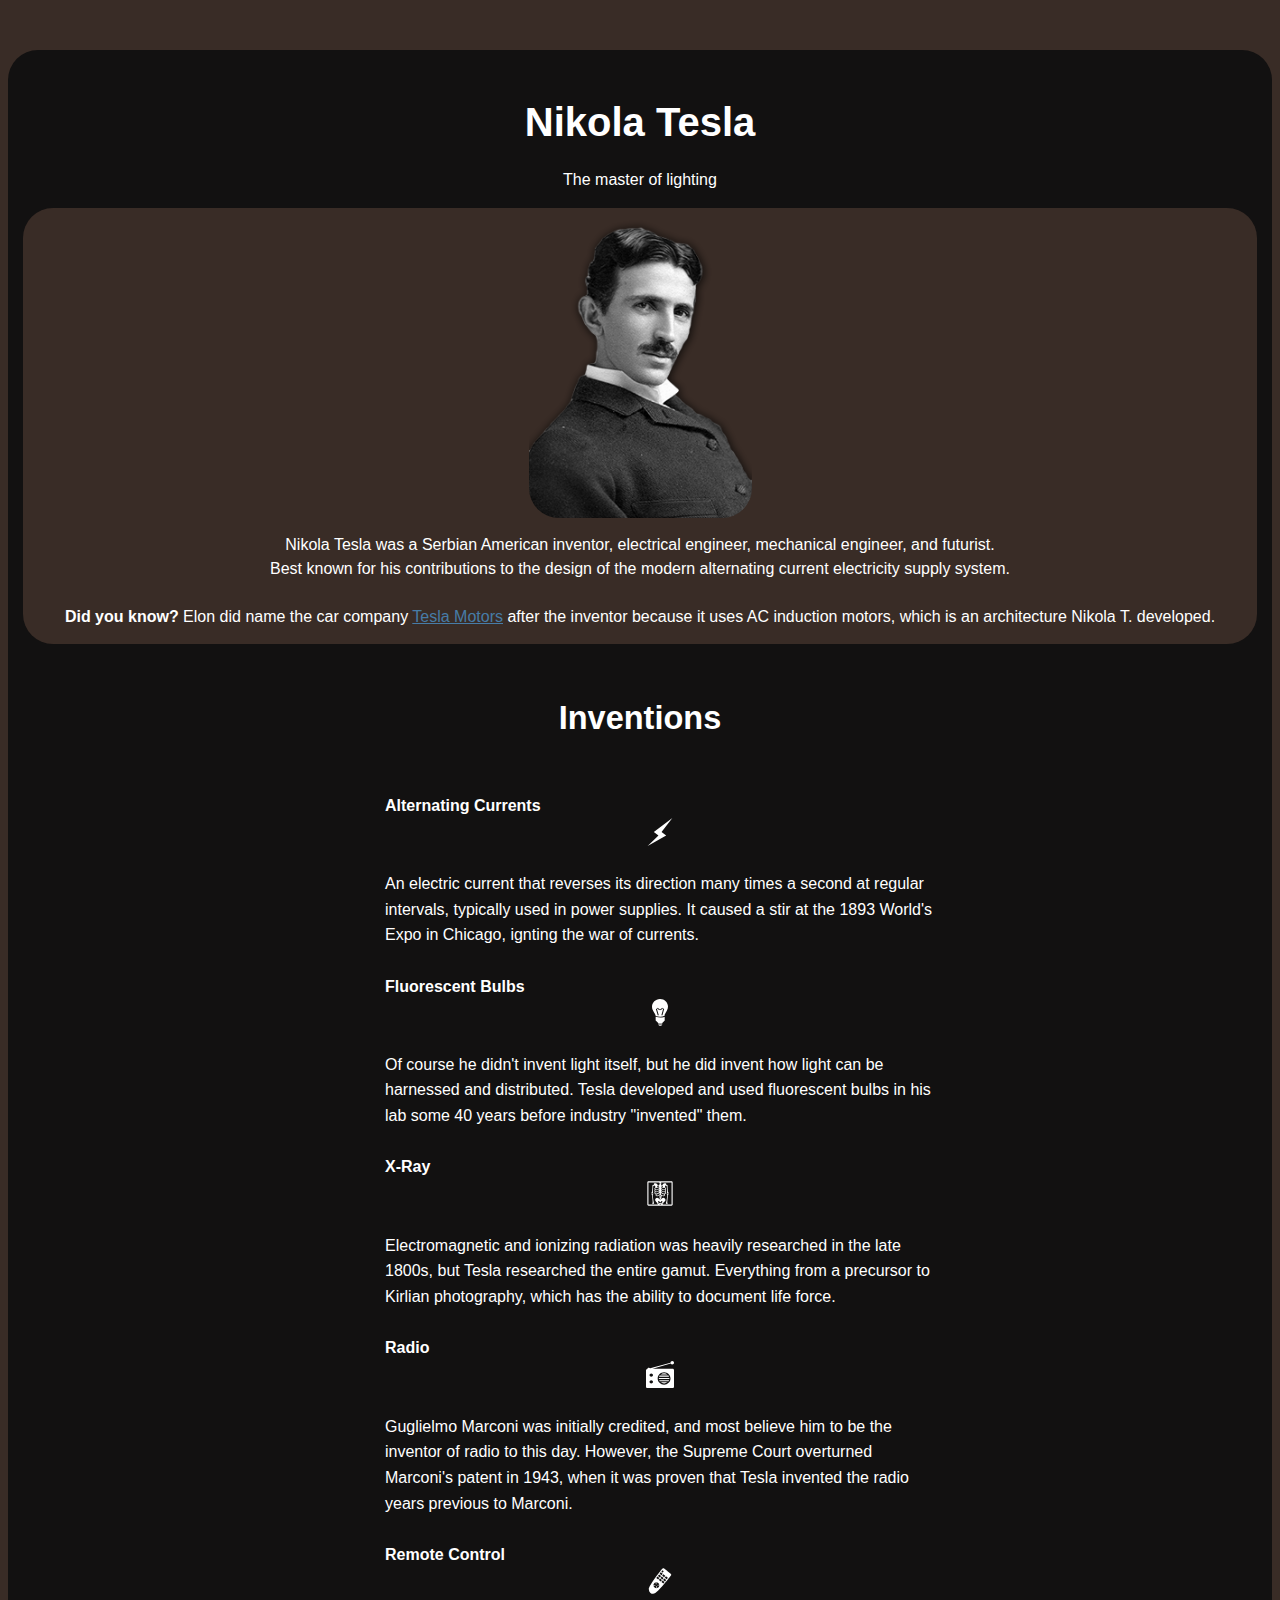
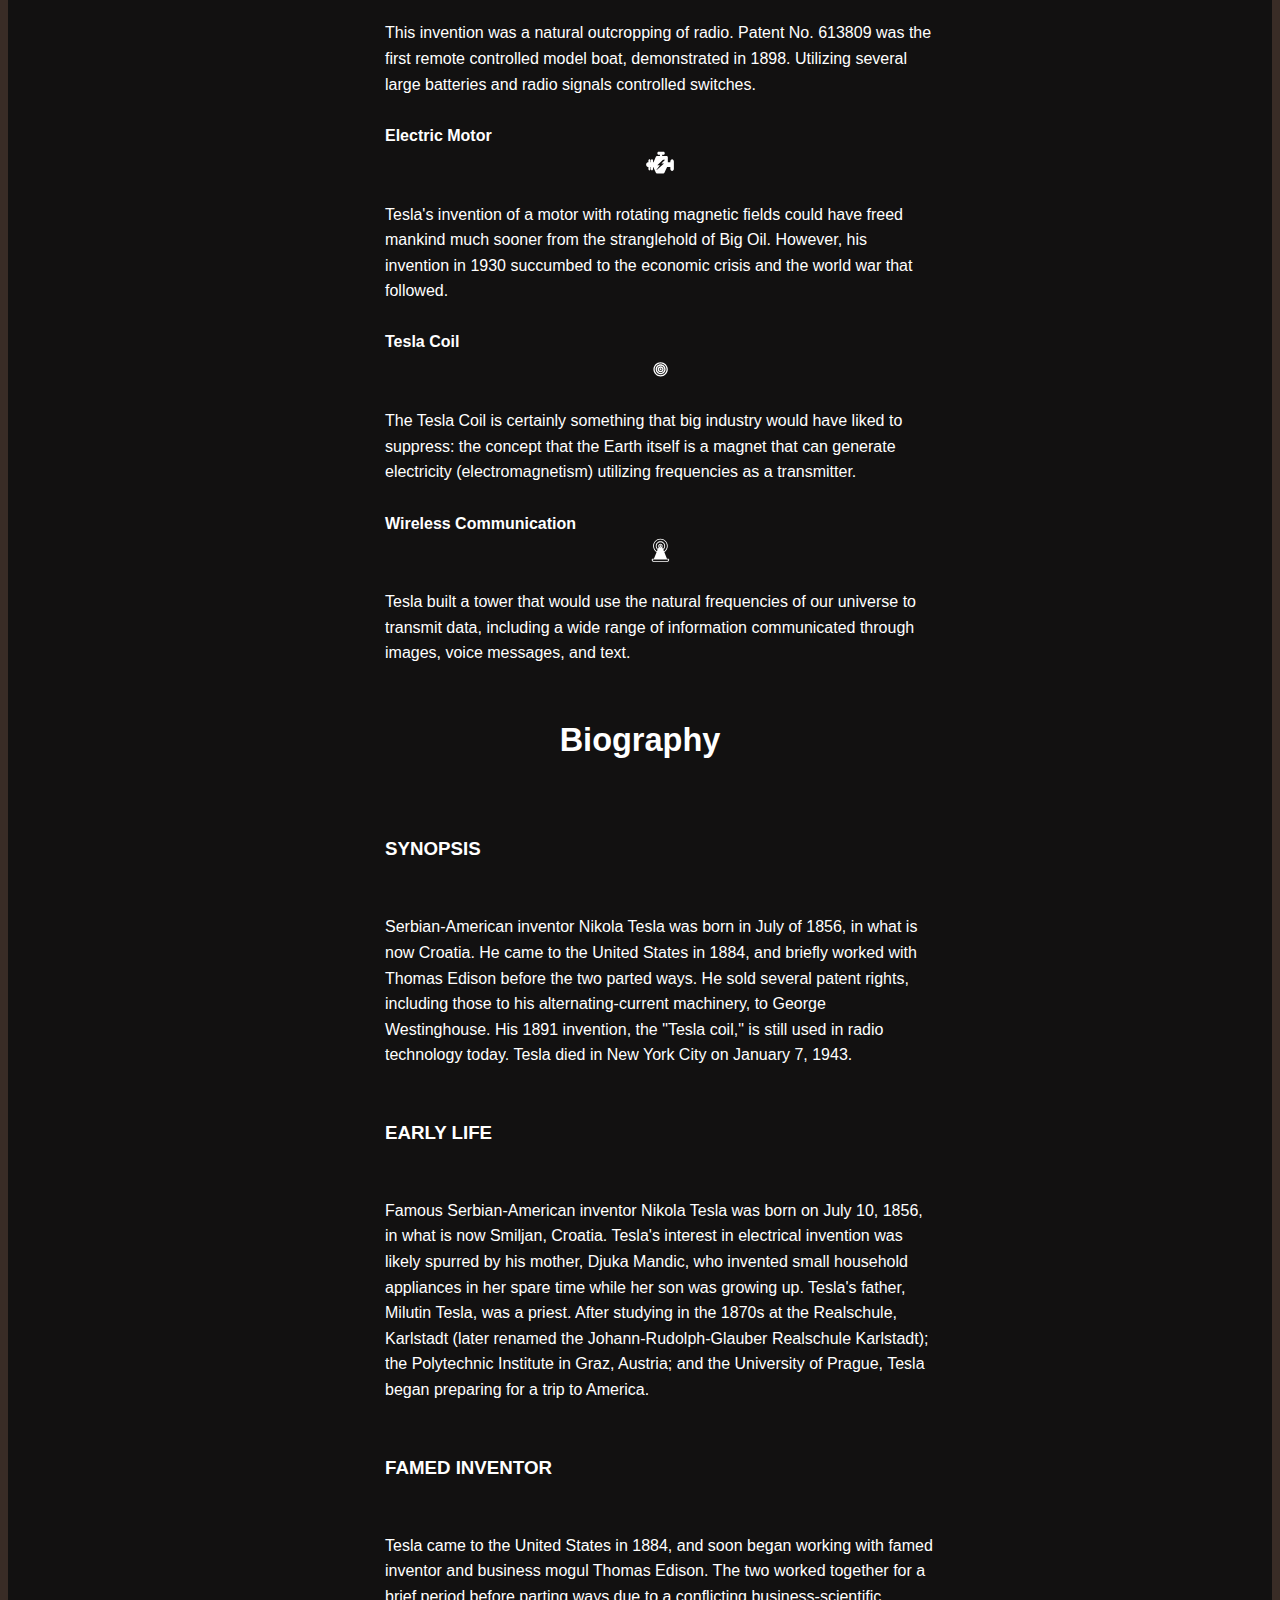
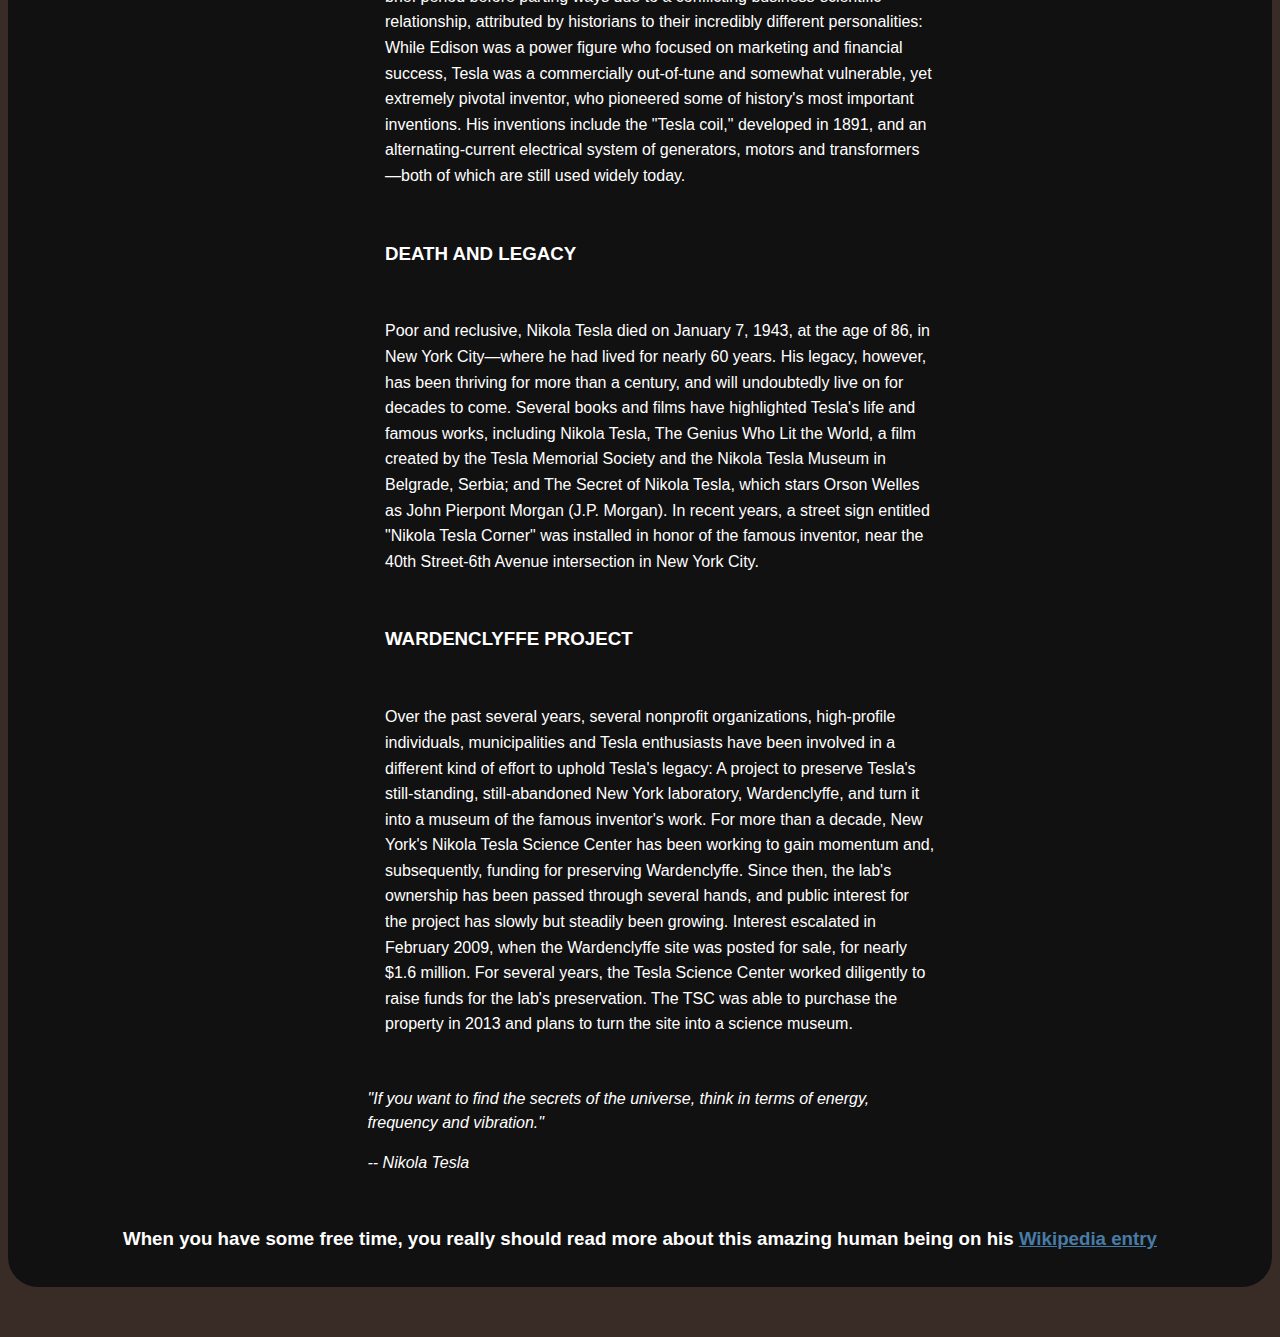
<file: Responsive Web Design/Tribute Page/index.html>
<!DOCTYPE html>
<html lang="en">
<head>
    <meta charset="UTF-8">
    <meta http-equiv="X-UA-Compatible" content="IE=edge">
    <meta name="viewport" content="width=device-width, initial-scale=1.0">
    <link rel="stylesheet" href="./style.css">
    <link rel="icon" href="./images/favicon.png">
    <title>Nikola Tesla Tribute Page</title>
</head>
<body>
<main id="main">
  <h1 id="title">Nikola Tesla</h1>
  <p>The master of lighting</p>
  <figure id="img-div">
    <img
      id="image"
      src="./images/featured_image.png"
      alt="Dr. Norman Borlaug seen standing in Mexican wheat field with a group of biologists"
    />
    <figcaption id="img-caption">
      Nikola Tesla was a Serbian American inventor, electrical engineer, mechanical engineer, and futurist.<br>
      Best known for his contributions to the design of the modern alternating current electricity supply system.
    <br><br>
      <strong>Did you know?</strong> Elon did name the car company <a href="https://www.tesla.com/">Tesla Motors</a> after the inventor because it uses AC induction motors, which is an architecture Nikola T. developed.
    </figcaption>
  </figure>
  <section id="tribute-info">
    <h2 id="headline">Inventions</h2>
    <ul>
      </li>
        <strong>Alternating Currents</strong>
        <img src="./images/icon_bolt.svg" alt="Bolt"><br>
        An electric current that reverses its direction many times a second at regular intervals, typically used in power supplies. It caused a stir at the 1893 World's Expo in Chicago, ignting the war of currents.
        <br><br>
        <strong>Fluorescent Bulbs</strong>
        <img src="./images/icon_bulb.svg" alt="Bulb"><br>
        Of course he didn't invent light itself, but he did invent how light can be harnessed and distributed. Tesla developed and used fluorescent bulbs in his lab some 40 years before industry "invented" them.
        <br><br>
        <strong>X-Ray</strong><br>
        <img src="./images/icon_xray.svg" alt="X-Ray"><br>
        Electromagnetic and ionizing radiation was heavily researched in the late 1800s, but Tesla researched the entire gamut. Everything from a precursor to Kirlian photography, which has the ability to document life force.
        <br><br>
        <strong>Radio</strong><br>
        <img src="./images/icon_radio.svg" alt="Radio"><br>
        Guglielmo Marconi was initially credited, and most believe him to be the inventor of radio to this day. However, the Supreme Court overturned Marconi's patent in 1943, when it was proven that Tesla invented the radio years previous to Marconi.
        <br><br>
        <strong>Remote Control</strong><br>
        <img src="./images/icon_remote.svg" alt="Remote"><br>
        This invention was a natural outcropping of radio. Patent No. 613809 was the first remote controlled model boat, demonstrated in 1898. Utilizing several large batteries and radio signals controlled switches.
        <br><br>
        <strong>Electric Motor</strong><br>
        <img src="./images/icon_motor.svg" alt="Motor"><br>
        Tesla's invention of a motor with rotating magnetic fields could have freed mankind much sooner from the stranglehold of Big Oil. However, his invention in 1930 succumbed to the economic crisis and the world war that followed.
        <br><br>
        <strong>Tesla Coil</strong><br>
        <img src="./images/icon_coil.svg" alt="Coil"><br>
        The Tesla Coil is certainly something that big industry would have liked to suppress: the concept that the Earth itself is a magnet that can generate electricity (electromagnetism) utilizing frequencies as a transmitter.
        <br><br>
        <strong>Wireless Communication</strong><br>
        <img src="./images/icon_wireless.svg" alt="Wireless"><br>
        Tesla built a tower that would use the natural frequencies of our universe to transmit data, including a wide range of information communicated through images, voice messages, and text.
      </ul>
    </h3>
  </section>
  <section>
    <h2>Biography</h2>
    <br>
    <ul><h3>SYNOPSIS</h3></ul>
      <ul>Serbian-American inventor Nikola Tesla was born in July of 1856, in what is now Croatia. He came to the United States in 1884, and briefly worked with Thomas Edison before the two parted ways. He sold several patent rights, including those to his alternating-current machinery, to George Westinghouse. His 1891 invention, the "Tesla coil," is still used in radio technology today. Tesla died in New York City on January 7, 1943.</ul>

      <ul><h3>EARLY LIFE</h3></ul>
        <ul>Famous Serbian-American inventor Nikola Tesla was born on July 10, 1856, in what is now Smiljan, Croatia. Tesla's interest in electrical invention was likely spurred by his mother, Djuka Mandic, who invented small household appliances in her spare time while her son was growing up. Tesla's father, Milutin Tesla, was a priest. After studying in the 1870s at the Realschule, Karlstadt (later renamed the Johann-Rudolph-Glauber Realschule Karlstadt); the Polytechnic Institute in Graz, Austria; and the University of Prague, Tesla began preparing for a trip to America.</ul>
    <ul><h3>FAMED INVENTOR</h3></ul>
      <ul>Tesla came to the United States in 1884, and soon began working with famed inventor and business mogul Thomas Edison. The two worked together for a brief period before parting ways due to a conflicting business-scientific relationship, attributed by historians to their incredibly different personalities: While Edison was a power figure who focused on marketing and financial success, Tesla was a commercially out-of-tune and somewhat vulnerable, yet extremely pivotal inventor, who pioneered some of history's most important inventions. His inventions include the "Tesla coil," developed in 1891, and an alternating-current electrical system of generators, motors and transformers—both of which are still used widely today.</ul>
    <ul><h3>DEATH AND LEGACY</h3></ul>
      <ul>Poor and reclusive, Nikola Tesla died on January 7, 1943, at the age of 86, in New York City—where he had lived for nearly 60 years. His legacy, however, has been thriving for more than a century, and will undoubtedly live on for decades to come.

        Several books and films have highlighted Tesla's life and famous works, including Nikola Tesla, The Genius Who Lit the World, a film created by the Tesla Memorial Society and the Nikola Tesla Museum in Belgrade, Serbia; and The Secret of Nikola Tesla, which stars Orson Welles as John Pierpont Morgan (J.P. Morgan). In recent years, a street sign entitled "Nikola Tesla Corner" was installed in honor of the famous inventor, near the 40th Street-6th Avenue intersection in New York City.</ul>
    <ul><h3>WARDENCLYFFE PROJECT</h3></ul>
      <ul>Over the past several years, several nonprofit organizations, high-profile individuals, municipalities and Tesla enthusiasts have been involved in a different kind of effort to uphold Tesla's legacy: A project to preserve Tesla's still-standing, still-abandoned New York laboratory, Wardenclyffe, and turn it into a museum of the famous inventor's work. For more than a decade, New York's Nikola Tesla Science Center has been working to gain momentum and, subsequently, funding for preserving Wardenclyffe. Since then, the lab's ownership has been passed through several hands, and public interest for the project has slowly but steadily been growing.

        Interest escalated in February 2009, when the Wardenclyffe site was posted for sale, for nearly $1.6 million. For several years, the Tesla Science Center worked diligently to raise funds for the lab's preservation. The TSC was able to purchase the property in 2013 and plans to turn the site into a science museum.</ul>
  </section>
  <section>
    <blockquote
      cite="http://news.rediff.com/report/2009/sep/14/pm-pays-tribute-to-father-of-green-revolution-borlaug.htm"
    >
      <p>
        "If you want to find the secrets of the universe, think in terms of energy, frequency and vibration."
      </p>
      <cite>-- Nikola Tesla</cite>
    </blockquote>
    <h3>
      When you have some free time, you really should read more about this amazing human being
      on his
      <a rel="noopener"
        id="tribute-link"
        href="https://en.wikipedia.org/wiki/Nikola_Tesla"
        target="_blank"
        >Wikipedia entry</a
      >
  </section>
</main>
</body>
</html>
</file>
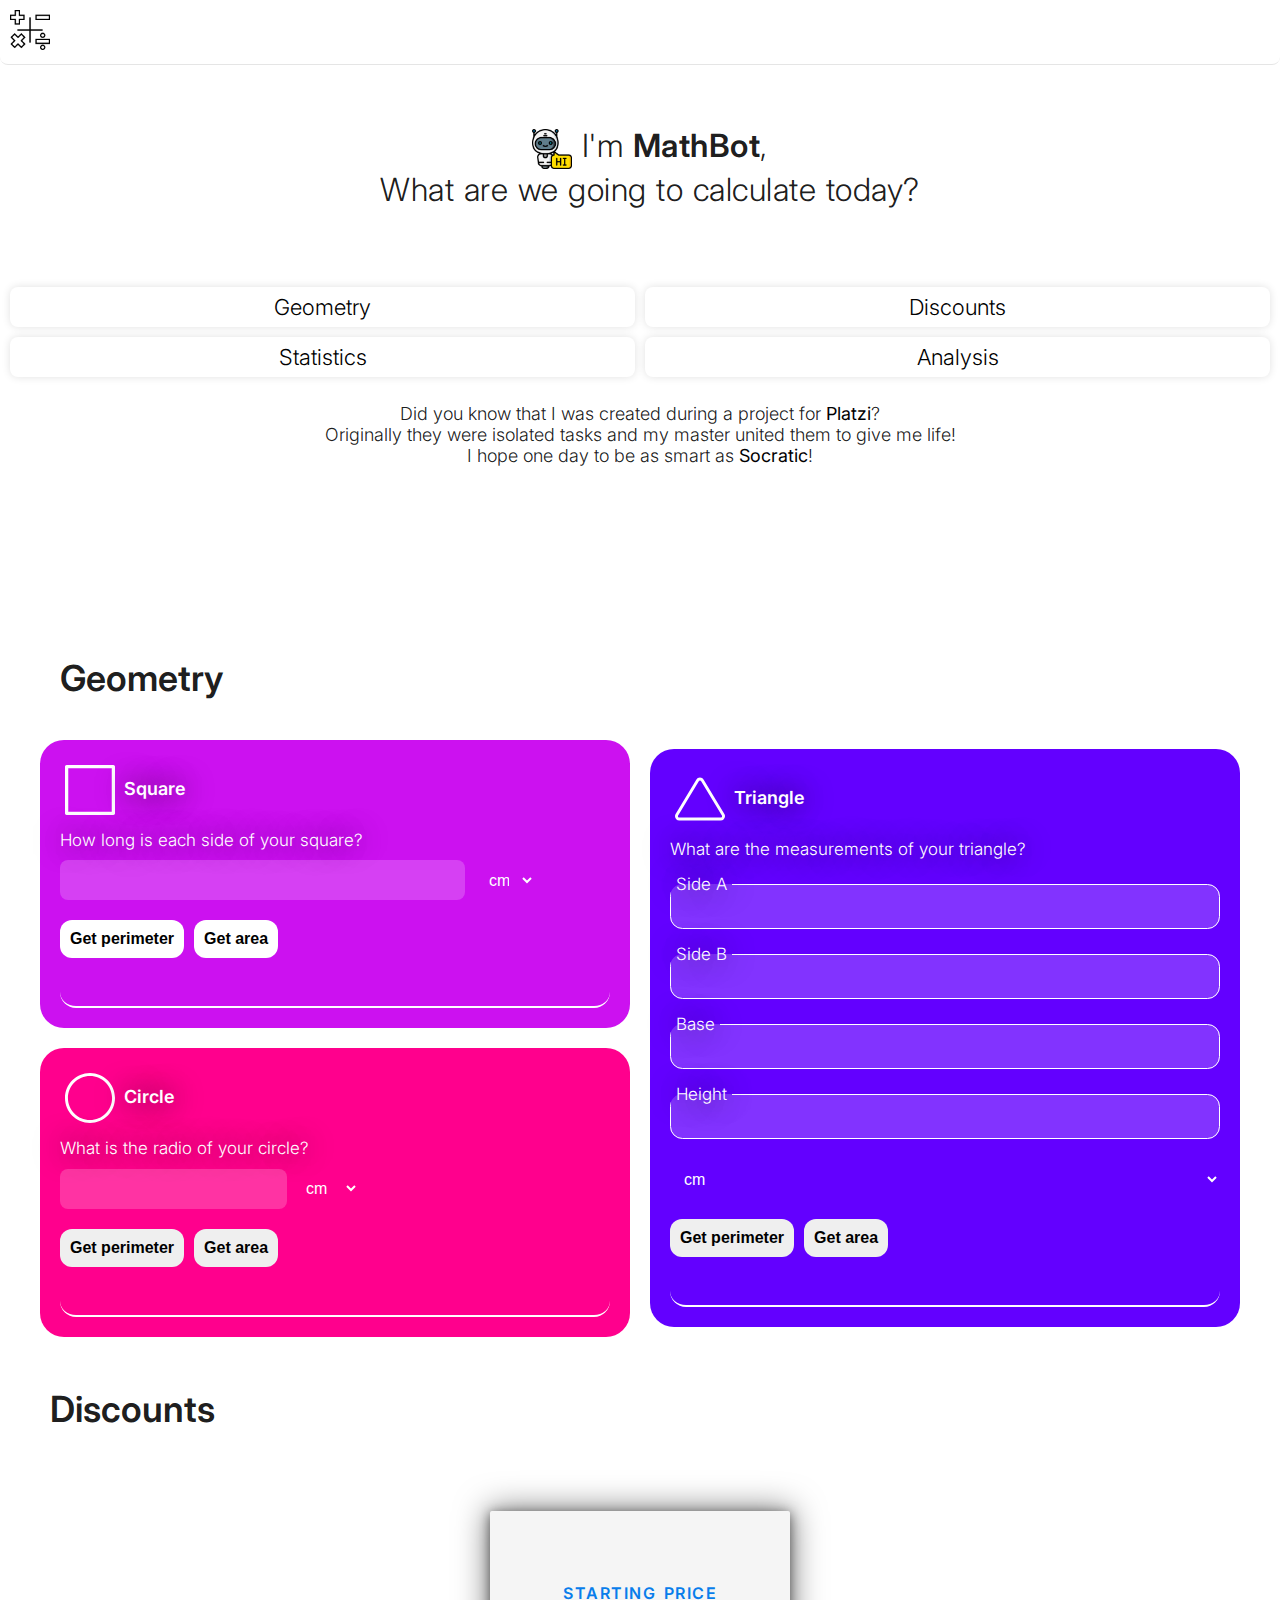
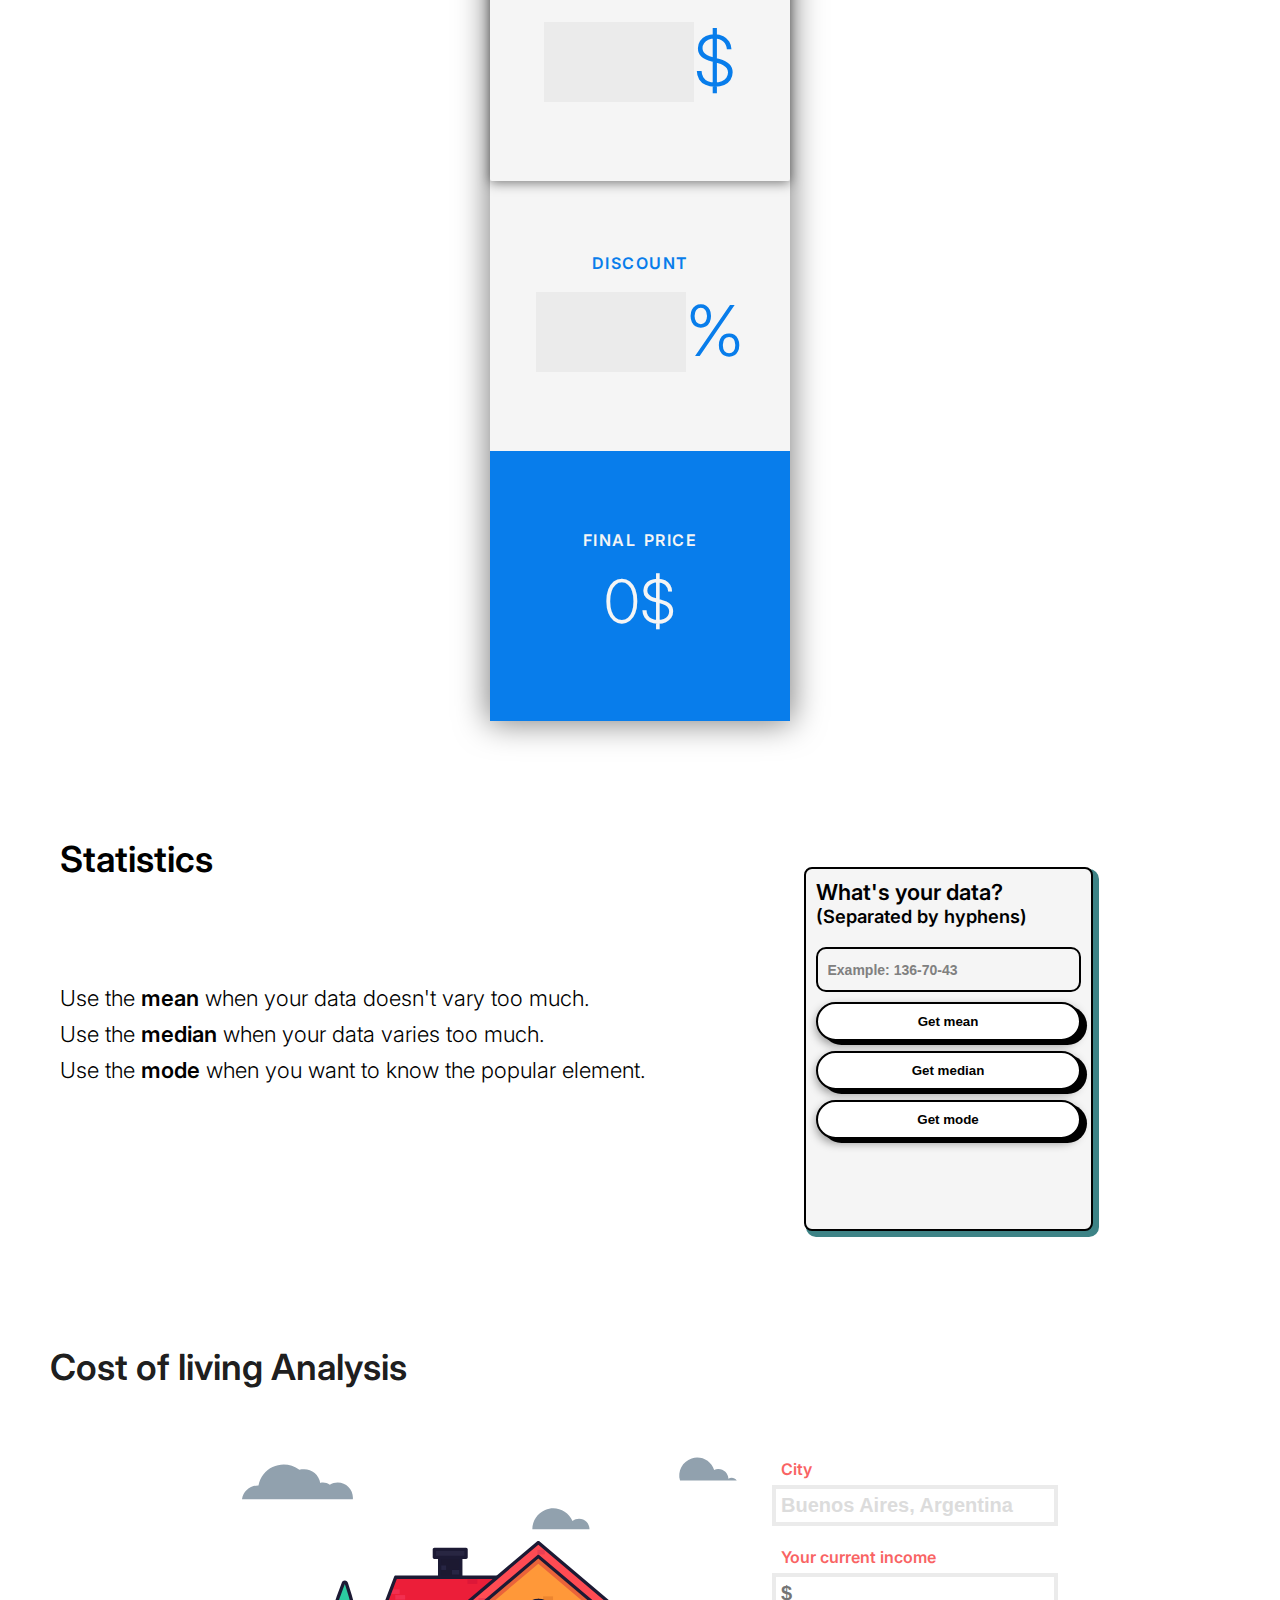
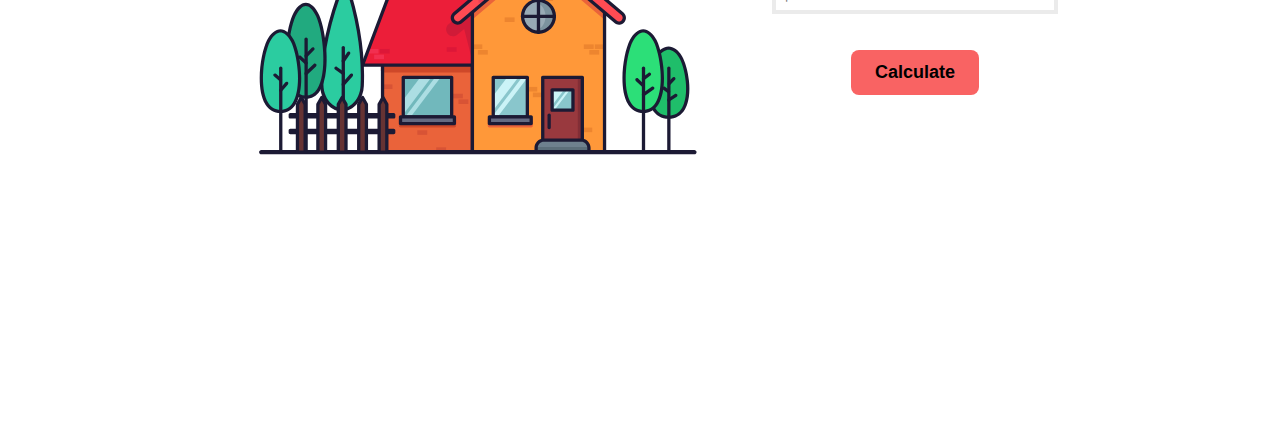
<file: Front-End Development Libraries/JavaScript Calculator/MathBot/index.html>
<!DOCTYPE html>
<html lang="en">
	<head>
		<meta charset="UTF-8" />
		<meta http-equiv="X-UA-Compatible" content="IE=edge" />
		<meta name="viewport" content="width=device-width, initial-scale=1.0" />
		<title>MathBot</title>
		<link rel="shortcut icon" href="./assets/bot.png" type="image/x-icon" />
		<link rel="stylesheet" href="style.css" />
		<link rel="preconnect" href="https://fonts.googleapis.com" />
		<link rel="preconnect" href="https://fonts.gstatic.com" crossorigin />
		<link
			href="https://fonts.googleapis.com/css2?family=Inter:wght@300;600;900&display=swap"
			rel="stylesheet"/>
	</head>
<body>
    <header class="header">
        <div class="wrapper">
            <img class="main-logo" src="./assets/logo.png" alt="Math Logo" />
        </div>
    </header>
    <main class="main-section">
        <div class="wrapper">
        <div class="content">
        <div class="greetings__container">
        <p class="greetings">
            <img class="bot-icon" src="./assets/botgreeting.png" alt="Bot Icon" />
			I'm <span>MathBot</span>, <br>What are we going to calculate today?</span>
        </p>
        </div>
        <!-- NAV SECTION -->
        <nav class="nav">
			<p class="nav__question"></p>
        <br>
		<ul>
			<li><a href="#geometry">Geometry</a></li>
			<li><a href="#discounts">Discounts</a></li>
			<li><a href="#statistics">Statistics</a></li>
			<li><a href="#analysis">Analysis</a></li>
		</ul>
		<br>
			<p class="nav__question">
                Did you know that I was created during a project for <a href="https://platzi.com/"><strong>Platzi</strong></a>? <br>
                Originally they were isolated tasks and my master united them to give me life! <br>
                I hope one day to be as smart as <a href="https://play.google.com/store/apps/details?id=com.google.socratic&hl=es&gl=US"><strong>Socratic</strong></a>!</p>
		</nav><br><br><br><br><br>
        <!-- GEOMETRY SECTION -->
        <section id="geometry">
            <div class="wrapper">
                <h2 class="section__title">Geometry</h2>
            <div class="cards-container">
            <div class="card square">
            <div class="wrapper">
                <h3 class="card__title">
                    <img src="./assets/square.svg" alt="Square icon" /> Square
                </h3>
            <form>
            <label for="inputSquare">
                How long is each side of your square?
            <div class="inputs square__inputs">
            <input type="number" id="inputSquare" />
                <select title="units" name="square-unit" id="square-unit">
                    <option value="cm">cm</option>
                    <option value="mm">mm</option>
                    <option value="km">km</option>
                </select>
            </div>
            </label>
            <div class="buttons square__buttons">
                <button type="button" id="squarePerimeterBtn">Get perimeter</button>
                <button type="button" id="squareAreaBtn">Get area</button>
            </div>
            </form>
                <p class="result" id="square-result"></p>
			</div>
			</div>
			<div class="card triangle">
			<div class="wrapper">
				<h3 class="card__title">
					<img src="./assets/bleach.svg" alt="Triangle icon" /> Triangle
				</h3>
			<form>
				<label>What are the measurements of your triangle?</label>
			<div class="inputs triangle__inputs">
			<fieldset>
				<legend>Side A</legend>
				<label for="sideA"></label>
				<input type="number" id="sideA" />
			</fieldset>
			<fieldset>
				<legend>Side B</legend>
				<label for="sideB"></label>
				<input type="number" id="sideB" />
			</fieldset>
			<fieldset>
				<legend>Base</legend>
				<label for="base"></label>
				<input type="number" id="base" />
			</fieldset>
			<fieldset>
				<legend>Height</legend>
				<label for="height"></label>
				<input type="number" id="height" />
			</fieldset>
			<select title="units" name="triangle-unit" id="triangle-unit">
				<option value="cm">cm</option>
				<option value="mm">mm</option>
				<option value="km">km</option>
			</select>
			</div>
			<div class="buttons triangle__buttons">
				<button type="button" id="trianglePerimeterBtn">Get perimeter</button>
				<button type="button" id="triangleAreaBtn">Get area</button>
			</div>
			</form>
				<p class="result" id="triangle-result"></p>
			</div>
			</div>
			<div class="card circle">
			<div class="wrapper">
				<h3 class="card__title">
					<img src="./assets/dry-clean.svg" alt="Circle icon" /> Circle
				</h3>
			<form>
				<label for="inputCircle"> 
					What is the radio of your circle?
					<div class="inputs circle__inputs">
					<input type="number" id="inputCircle" />
				<select title="units" name="circle-unit" id="circle-unit">
					<option value="cm">cm</option>
					<option value="mm">mm</option>
					<option value="km">km</option>
				</select>
				</div>
				</label>
				<div class="buttons circle__buttons">
					<button type="button" id="circlePerimeterBtn">
					Get perimeter
					</button>
					<button type="button" id="circleAreaBtn">Get area</button>
				</div>
				</form>
					<p class="result" id="circle-result"></p>
				</div>
				</div>
				</div>
			</div>
		</section>
		<section class="discounts-section" id="discounts">
				<h2 class="section__title">Discounts</h2>
			<div class="discount__container">
			<div class="wavess"></div>
			<div class="discount-card">
			<form>
			<div class="discount__input">
				<label for="startingPrice">STARTING PRICE</label>
			<div>
				<input type="number" id="startingPrice" /><span>$</span>
			</div>
			</div>
			<div class="discount__input">
				<label for="discount">DISCOUNT</label>
			<div>
				<input type="number" id="discount" /><span>%</span></div>
			</div>
			<div class="discount__input discount__input--final-price">
				<p>FINAL PRICE</p>
			<div class="discount__result">
				<span id="priceResult">0</span><span>$</span>
			</div>
			</div>
			</form>
			</div>
			</div>
		</section>
		<section class="statistics" id="statistics">
			<h2 class="section__title">Statistics</h2>
		<div class="wrapper">
		<div class="statistics__content">
		<div>
			<p class="statistics-text">
			Use the <span>mean</span> when your data doesn't vary too much.</p>
			<p class="statistics-text">
			Use the <span>median</span> when your data varies too much.</p>
			<p class="statistics-text">
			Use the <span>mode</span> when you want to know the popular element.</p>
		</div>
		<div class="statistics-card">
		<form class="statistics-form">
			<label class="form__label" for="statistics-data">What's your data?</label>
			<small class="form__small-txt">(Separated by hyphens)</small>
			<input
				type="text"
				class="statistics__input"
				id="statistics-data"
				pattern="^[0-9]*(-[0-9]*?)*\S"
				placeholder="Example: 136-70-43"
				/>
		<div class="statistics-buttons">
			<button type="submit" class="statistic__button" id="mean-btn">Get mean</button>
			<button type="submit" class="statistic__button" id="median-btn">Get median</button>
			<button type="submit" class="statistic__button" id="mode-btn">Get mode</button>
		</div>
		</form>
		<div class="result-wrapper">
			<p class="result-chosen" id="result-chosen"></p>
			<p class="statistics__result" id="statistics-result"></p>
		</div>
		</div>
		</div>
		</div>
		</section>
		<section class="cost-living" id="analysis">
			<h2 class="section__title">Cost of living Analysis</span></h2>
		<div class="cost-living__container">
			<img
				src="./assets/sweet_home.svg"
				class="cost-living__img"
				alt="House and tress"
				/>
		<form class="form">
		<div>
			<label for="city">City</label>
			<input
				type="text"
				id="city"
				value="Buenos Aires, Argentina"
				disabled
			/>
		</div>
		<div>
			<label for="income">Your current income</label>
			<input
				type="number"
				class="income__input"
				id="income"
				placeholder="$"
			/>
		</div>
			<button type="button" class="cost-living__btn" id="cost-living__btn">
					<a href="./pages/cost_living.html">Calculate</a>
			</button>
		</form>
		</div>
		</section>
	<script type="module" src="main.js"></script>
	</body>
</html>
</file>
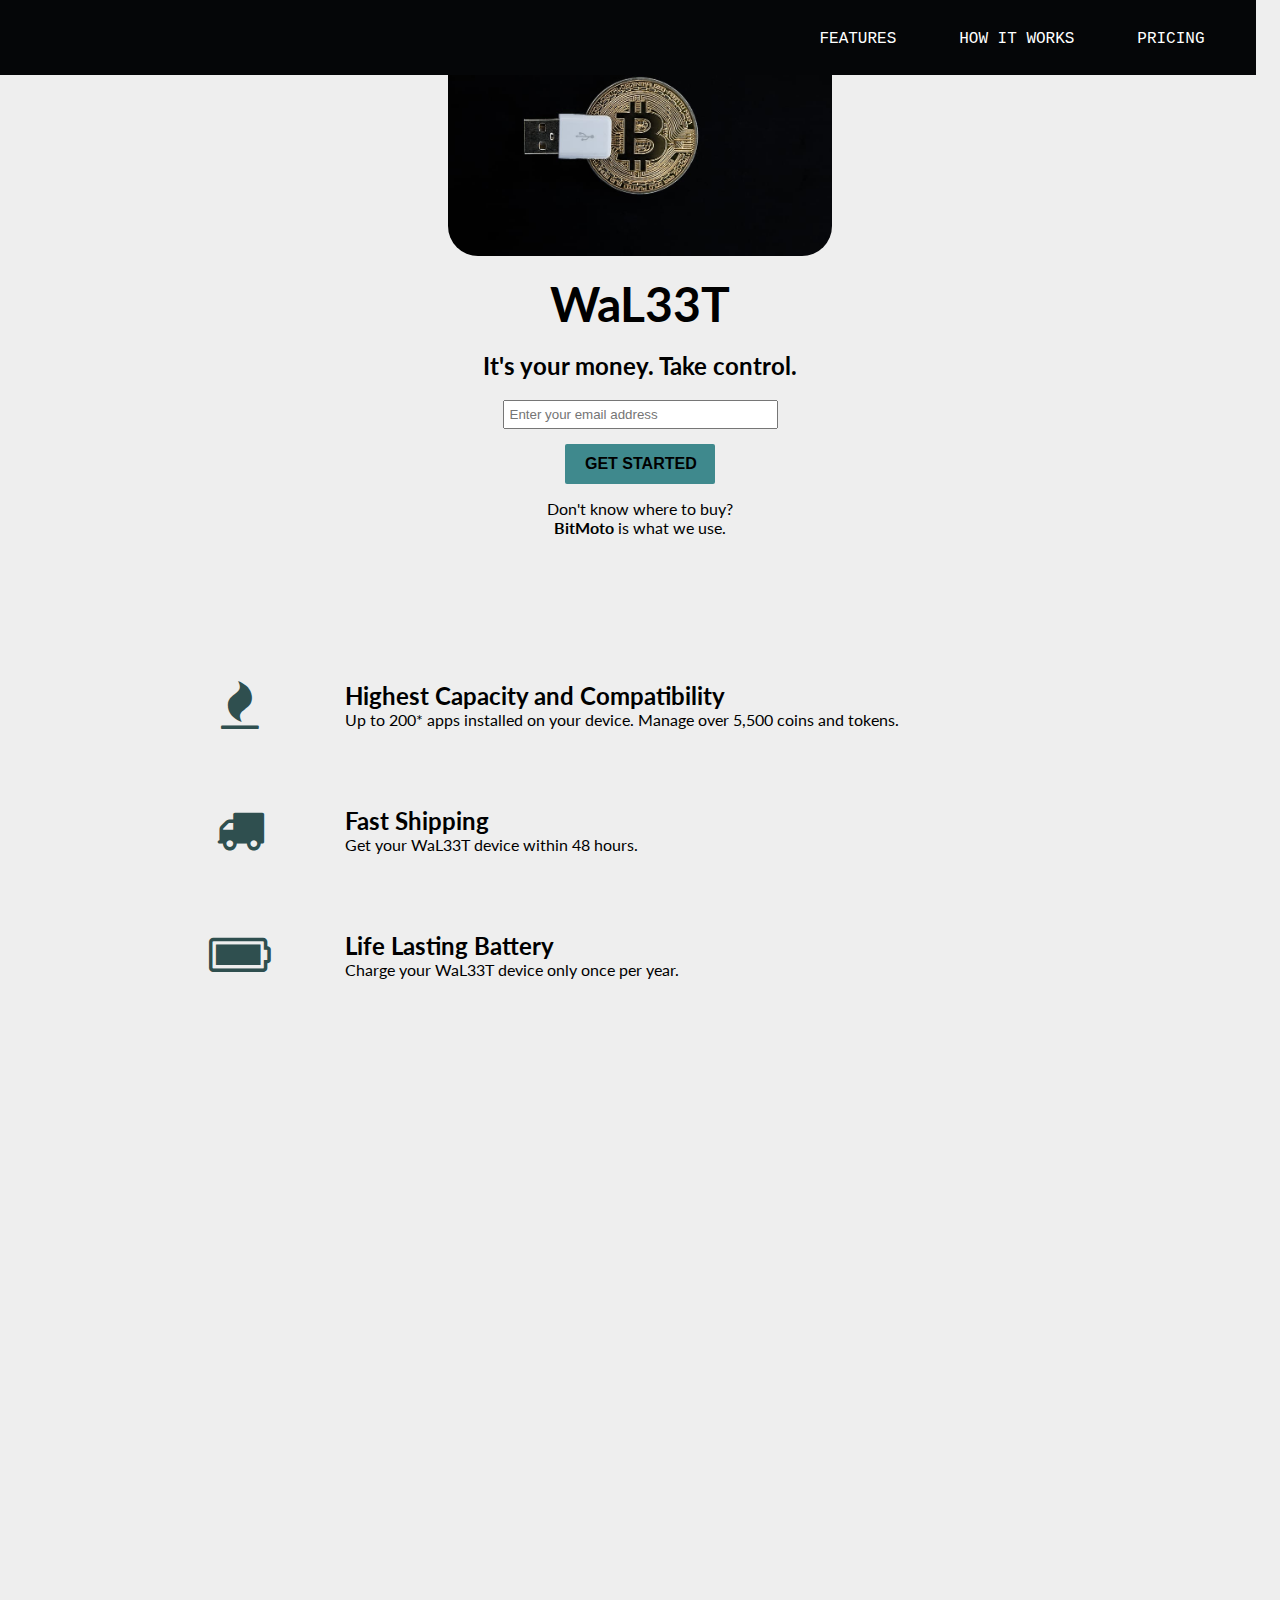
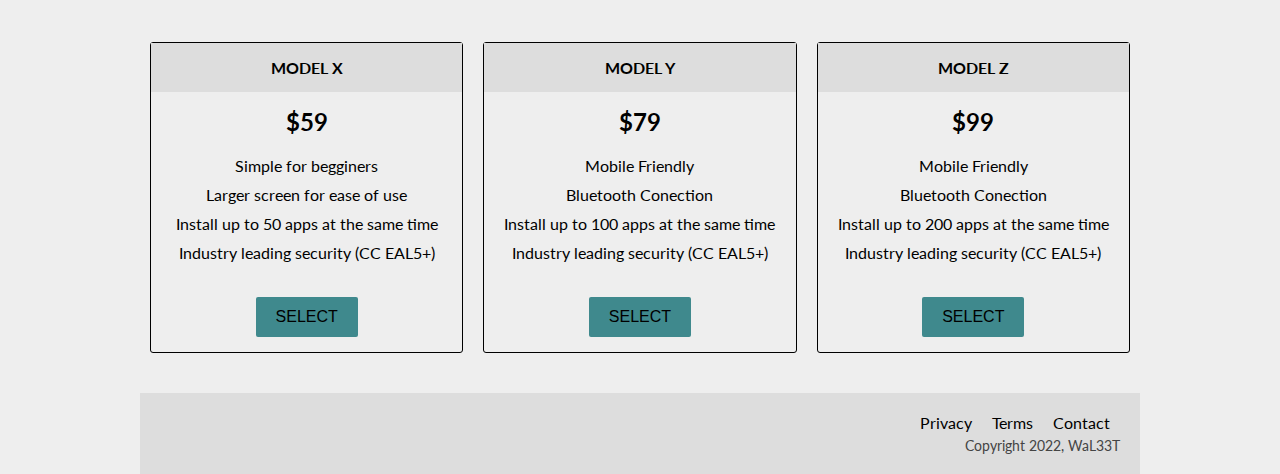
<file: Responsive Web Design/Product Landing Page/WaL33T/index.html>
<!DOCTYPE html>
<html lang="en" >
<head>
  <meta charset="UTF-8">
  <meta name="viewport" content="width=device-width, initial-scale=1.0">
  <title>WaL33T Product Landing Page</title>
  <link rel="icon" href="./images/favicon.png">
  <link rel='stylesheet' href='https://maxcdn.bootstrapcdn.com/font-awesome/4.6.3/css/font-awesome.min.css'><link rel="stylesheet" href="./style.css">

</head>
<body>
<link
  rel="stylesheet"
  href="https://use.fontawesome.com/releases/v5.8.1/css/all.css"
  integrity="sha384-50oBUHEmvpQ+1lW4y57PTFmhCaXp0ML5d60M1M7uH2+nqUivzIebhndOJK28anvf"
  crossorigin="anonymous"
/>
<div id="page-wrapper">
  <header id="header">
    <div class="logo">
      
    </div>

    <nav id="nav-bar">
      <ul>
        <li><a class="nav-link" href="#features">Features</a></li>
        <li><a class="nav-link" href="#how-it-works">How It Works</a></li>
        <li><a class="nav-link" href="#pricing">Pricing</a></li>
      </ul>
    </nav>
  </header>

  <img id="device" src="./images/device.jpg">

  <section id="hero">
    <h1 id="brand">WaL33T</h1><br>
    <h2>It's your money. Take control.</h2>
    <form id="form" action="https://www.ethereum.org">
      <input
        name="email"
        id="email"
        type="email"
        placeholder="Enter your email address"
        required
      />
      <input id="submit" type="submit" value="Get Started" class="btn" />
    </form>
    Don't know where to buy? <a href="https://bitmoto.vercel.app/"><strong>BitMoto</strong> is what we use.</a>
  </section>
  <div class="container">
    <section id="features">
      <br><br><br><br>
      <div class="grid">
        <div class="icon"><i class="fa fa-3x fa-fire"></i></div>
        <div class="desc">
          <h2>Highest Capacity and Compatibility</h2>
          <p>
            Up to 200* apps installed on your device. Manage over 5,500 coins and tokens.
          </p>
        </div>
      </div>
      <div class="grid">
        <div class="icon"><i class="fa fa-3x fa-truck"></i></div>
        <div class="desc">
          <h2>Fast Shipping</h2>
          <p>
            Get your WaL33T device within 48 hours.
          </p>
        </div>
      </div>
      <div class="grid">
        <div class="icon">
          <i class="fa fa-3x fa-battery-full" aria-hidden="true"></i>
        </div>
        <div class="desc">
          <h2>Life Lasting Battery</h2>
          <p>
            Charge your WaL33T device only once per year.
          </p>
        </div>
      </div>
    </section>
    <section id="how-it-works">
      <br><br><br><br><br><br><br><br><br><br><br><br><br><br><br>
      <iframe
        id="video"
        height="315"
        src="https://www.youtube-nocookie.com/embed/SQyg9pyJ1Ac?rel=0&amp;controls=0&amp;showinfo=0"
        frameborder="0"
        allowfullscreen
      ></iframe>
    </section>
    <section id="pricing">
      <div class="product" id="tenor">
        <div class="level">Model X</div>
        <h2>$59</h2>
        <ol>
          <li>Simple for begginers</li>
          <li>Larger screen for ease of use</li>
          <li>Install up to 50 apps at the same time</li>
          <li>Industry leading security (CC EAL5+)</li>
        </ol>
        <button class="btn">Select</button>
      </div>
      <div class="product" id="bass">
        <div class="level">Model Y</div>
        <h2>$79</h2>
        <ol>
          <li>Mobile Friendly</li>
          <li>Bluetooth Conection</li>
          <li>Install up to 100 apps at the same time</li>
          <li>Industry leading security (CC EAL5+)</li>
        </ol>
        <button class="btn">Select</button>
      </div>
      <div class="product" id="valve">
        <div class="level">Model Z</div>
        <h2>$99</h2>
        <ol>
          <li>Mobile Friendly</li>
          <li>Bluetooth Conection</li>
          <li>Install up to 200 apps at the same time</li>
          <li>Industry leading security (CC EAL5+)</li>
        </ol>
        <button class="btn">Select</button>
      </div>
    </section>
    <footer>
      <ul>
        <li><a href="#">Privacy</a></li>
        <li><a href="#">Terms</a></li>
        <li><a href="#">Contact</a></li>
      </ul>
      <span>Copyright 2022, WaL33T</span>
    </footer>
  </div>
</div>
</body>
</html>
</file>
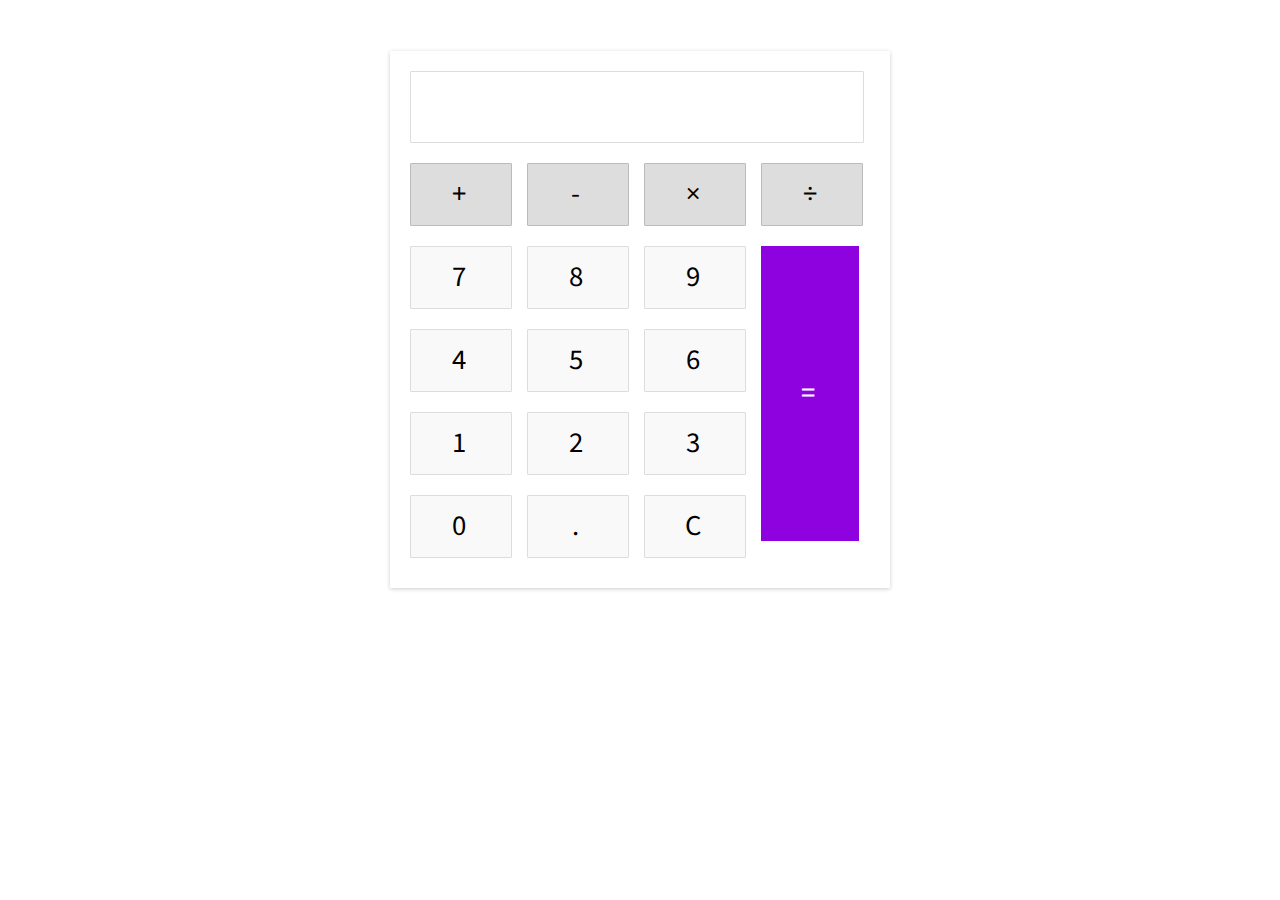
<file: Front-End Development Libraries/JavaScript Calculator/calculator.html>
<!DOCTYPE html>
<html lang="en" >
<head>
  <meta charset="UTF-8">
  <title>Calculator</title>
  <link href='https://fonts.googleapis.com/css?family=Source+Sans+Pro:300' rel='stylesheet' type='text/css'>
<link rel="stylesheet" href="./style.css">
</head>
<body>
<div class="calculator">
  <div class="input" id="input"></div>
  <div class="buttons">
    <div class="operators">
      <div>+</div>
      <div>-</div>
      <div>&times;</div>
      <div>&divide;</div>
    </div>
    <div class="leftPanel">
      <div class="numbers">
        <div>7</div>
        <div>8</div>
        <div>9</div>
      </div>
      <div class="numbers">
        <div>4</div>
        <div>5</div>
        <div>6</div>
      </div>
      <div class="numbers">
        <div>1</div>
        <div>2</div>
        <div>3</div>
      </div>
      <div class="numbers">
        <div>0</div>
        <div>.</div>
        <div id="clear">C</div>
      </div>
    </div>
    <div class="equal" id="result">=</div>
  </div>
</div>
  <script src="./script.js"></script>
</body>
</html>
</file>
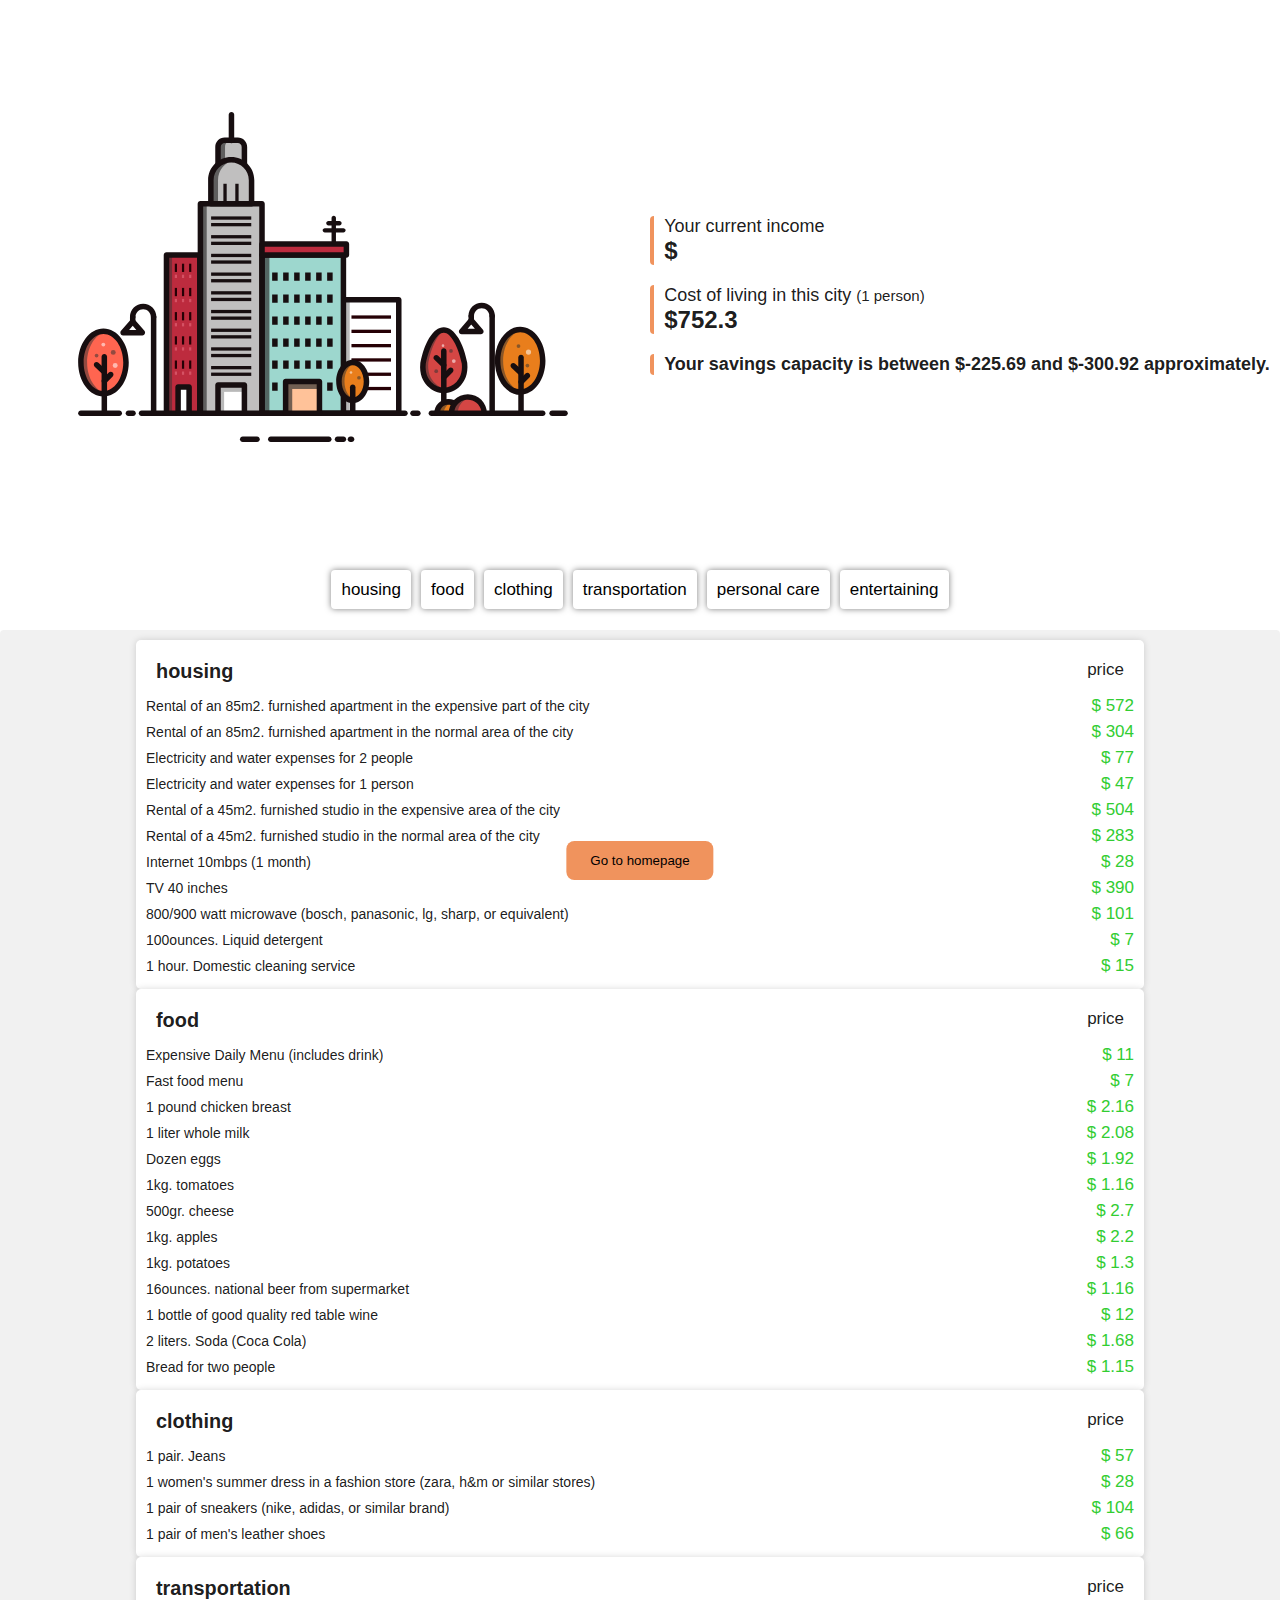
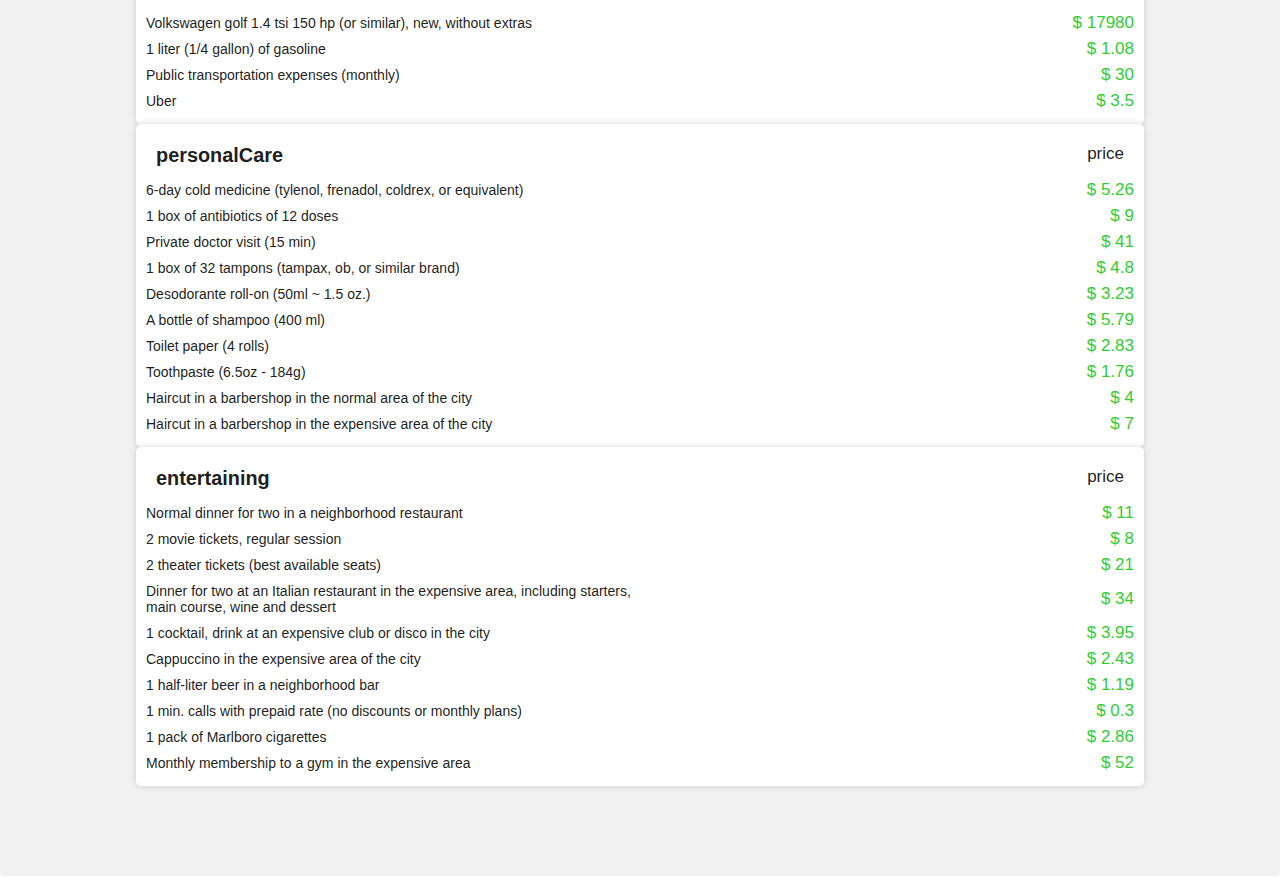
<file: Front-End Development Libraries/JavaScript Calculator/MathBot/pages/cost_living.html>
<!DOCTYPE html>
<html lang="en">
	<head>
		<meta charset="UTF-8" />
		<meta http-equiv="X-UA-Compatible" content="IE=edge" />
		<meta name="viewport" content="width=device-width, initial-scale=1.0" />
		<title>Cost of living</title>
		<link rel="shortcut icon" href="../assets/bot.svg" type="image/x-icon" />
		<link rel="stylesheet" href="./cost_living.css" />
	</head>
	<body>
		<div class="wrapper">
			<main class="main">
				<div class="description-container">
					<img
						src="../assets/city_ilustration.svg"
						class="main__img"
						alt="City Illustration"
					/>
					<div class="description">
						<h1 class="title-city" id="title-city">Buenos Aires, Argentina</h1>
						<p>
							Your current income <br />
							<span class="current-income">$</span
							><span class="current-income" id="current-income"></span>
						</p>
						<p>
							Cost of living in this city <small>(1 person)</small> <br />
							<span class="current-income">$</span
							><span class="current-income" id="cost-of-living"></span>
						</p>
						<p class="savings-capacity-descp" id="savings-capacity"></p>
					</div>
				</div>
			</main>
			<nav class="nav">
				<ul>
					<li><a href="#housing-card">housing</a></li>
					<li><a href="#food-card">food</a></li>
					<li><a href="#clothing-card">clothing</a></li>
					<li><a href="#transportation-card">transportation</a></li>
					<li><a href="#personalCare-card">personal care</a></li>
					<li><a href="#entertaining-card">entertaining</a></li>
				</ul>
			</nav>
		</div>
		<section class="information">
			<div class="wrapper" id="information"></div>
		</section>
		<button type="button" class="homepage-btn" id="homepage-btn">
			<a href="../index.html#analysis">Go to homepage</a>
		</button>
		<script src="./cost_living.js" type="module"></script>
	</body>
</html>
</file>
<file: Front-End Development Libraries/Pomodoro Clock/style.css>
html {
  font-family: sans-serif;
  font-weight: 300;
  font-size: 100%;
  color: #444;
  letter-spacing: 1px;
  box-sizing: border-box;
  -moz-user-select: none;
  -webkit-user-select: none;
  -ms-user-select: none;
}

*,
*:before,
*:after {
  box-sizing: inherit;
}

@-webkit-keyframes fade-in {
  from {
    opacity: 0;
  }
  to {
    opacity: 1;
  }
}

@-webkit-keyframes fade-out {
  from {
    opacity: 0;
  }
  to {
    opacity: 1;
  }
}

.container {
  width: 500px;
  margin: 2% auto;
  padding: 20px;
  -webkit-box-shadow: 0px 1px 4px 0px rgba(0, 0, 0, 0.2);
  box-shadow: 0px 1px 4px 0px rgba(0, 0, 0, 0.2);
  text-align: center;
}

.setting {
  padding: 20px;
  border: 1px solid #ccc;
  border-radius: 1px;
}

.setting > div {
  display: inline-block;
}

.setting div div {
  display: inline-block;
  padding: 0;
  font-size: 2rem;
  width: 40px;
}

.break {
  padding-right: 20px;
}

.session {
  padding-left: 20px;
}

.break p,
.session p {
  font-size: 1.5rem;
  padding: 0;
  margin: 0 0 10px 0;
}

span.decrease,
span.increase {
  padding: 0px 15px 5px;
  margin: 2px;
  display: inline-block;
  width: 60px;
  font-size: 2rem;
  border: 1px solid transparent;
  border-radius: 1px;
  transition: all .1s ease-in-out;
}

span.decrease:hover,
span.increase:hover {
  border: 1px solid #bbb;
  background-color: #ccc;
  cursor: pointer;
}

span.decrease:active,
span.increase:active {
  background-color: #aaa;
}

.status {
  font-size: 2rem;
  transition: all 150ms ease-in-out;
}

.timer {
  font-size: 6rem;
  margin: 10px 0;
  padding: 50px 0;
  border: 1px solid #ccc;
  border-radius: 1px;
  position: relative;
  left: 0;
  top: 0;
  cursor: pointer;
  transition: all 150ms ease-in-out;
}

.timeRemaining {
  font-family: 'Roboto Mono', monospace;
  transition: all 150ms ease-in-out;
}

.play-hidden {
  display: none;
  -webkit-animation: fade-in 250ms;
}

.play-display {
  position: absolute;
  top: -100px;
  left: 170px;
  color: #83EDA0;
  z-index: 10;
  -webkit-animation: fade-in 250ms;
  font-size: 10rem;
}

.reset {
  font-size: 1.2rem;
  margin: 10px 0 0;
  padding: 20px 0;
  cursor: pointer;
  color: #FFF;
  background-color: #8d02de;
  transition: all 100ms ease-in-out;
}

.reset:hover {
  background-color: #de02cc;
  -webkit-box-shadow: 0px 1px 4px 0px rgba(0, 0, 0, 0.2);
  box-shadow: 0px 1px 4px 0px rgba(0, 0, 0, 0.2);
  border-color: #1857BB;
}

.reset:active {
  background-color: #8d02de;
}
</file>
<file: Front-End Development Libraries/Random Quote Machine/style.css>
@keyframes colors-wee {
  0% {
    background-color: #ff944d;
  }
  10% {
    background-color: #ff3333;
  }
  20% {
    background-color: #ff3399;
  }
  30% {
    background-color: #a64dff;
  }
  40% {
    background-color: #6666ff;
  }
  50% {
    background-color: #33d6ff;
  }
  60% {
    background-color: #4dff88;
  }
  70% {
    background-color: #d2ff4d;
  }
  80% {
    background-color: #ffcc00;
  }
  90% {
    background-color: #adad85;
  }
  100% {
    background-color: #a6a6a6;
  }
}

.bg-1{
  /* Set animation for background */
  background-color: orange;
  animation-name: colors-wee;
  animation-duration: 140s;
  animation-iteration-count: infinite;
  animation-direction: alternate;
  animation-delay: 2s;

  /* Set rules to fill background */
  min-height: 100%;
  padding: 110px;
  min-height: 100%;
  min-width: 1024px;
	
  /* Set up proportionate scaling */
  width: 100%;
  height: auto;
	
  /* Set up positioning */
  position: fixed;
  top: 0;
  left: 0;
}

* {
 font-family: 'exo 2';
}

.button-stuff{
 margin-top: 20px;
 margin-bottom: 20px;
 font-size: 16px;
 justify-content: center;
}

.glyphicon {
  font-size: 12px;
}

.well-stuff{
 margin:auto;
 margin-top: 20px;
 margin-bottom:20px;
 width: 80%;
 padding-right:50px;
 padding-left:50px;
}
</file>
<file: JavaScript Algorithms and Data Structures/Palindrome Checker/style.css>
/* START GENERAL EFFECTS */
@import url('https://fonts.googleapis.com/css2?family=Nunito:ital@0;1&display=swap');

body {
  font-family: 'nunito';
  color: white;
  background-color: black;
  line-height: 1.4;
  
  width: 400px; /* Determines width for all elements inside body */
 
  position: absolute;
  top: 5vw;
  left: 5vw;

    background-image: url('./assets/images/reflect.jpeg');
    background-repeat: no-repeat;
    background-attachment: fixed;
    background-position: center;
    background-size: 100%;
  };

#background {
  width: 100%; 
  height: 100%; 
  position: fixed; 

  left: 0px; 
  top: 0px; 
  z-index: -1; 
}

.stretch {
 width:100%;
 height:auto;
}


#welcome-section p{
  color: rgb(63, 63, 63);
}
/* END GENERAL EFFECTS */


/* START GRID SETUP */
.body_Grid {
  display: grid;
  grid-template-columns: 1fr 1fr 1fr;
  grid-template-rows: 1fr 1fr 1fr 1fr;
  grid-gap: 30px;
  
  width: 100%;
  height: auto;
  

  z-index: 2;
}

.text_Box {
  grid-column: 1 / 3; /* grid-column: grid-column-start / grid-column-end at start of; */
  grid-row: 1;

  z-index: 2;
}  

.submit_Button {
  grid-column: 3;
  grid-row: 1;
  
  z-index: 2;
}  

#notification {
  grid-column: 1 / 4;
  grid-row: 2;
  font-size: 25px;
  color: cyan;
  
  z-index: 2;
}

#displayWord {
  grid-column: 1 / 4;
  grid-row: 3;
  
  z-index: 2;
}
/* END GRID SETUP  */


/* START INPUT FORMAT */
#inputString {
  display: block; 
  width: 100%;
  height: 2rem;
  
  padding: 0.25rem 0.75rem;
  background-color: #fff;
  
  border: 1px solid #ced4da;
  border-radius: 0.25rem;
}

#submitButton {
  width: 100%;
  height: auto;
  
  padding: 0.75rem;
  background: royalblue;
  color: white;
  
  border-radius: 5px;
  cursor: pointer;
}

#submitButton:hover{
  background-color: #3862e0;
  color: white;
/* END INPUT FORMAT */
  
  
@media only screen and (max-width: 800px) 
{ 
}
</file>
<file: Responsive Web Design/Product Landing Page/style.css>
/** global element styling **/

@import 'https://fonts.googleapis.com/css?family=Lato:400,700';

* {
  margin: 0;
  padding: 0;
  box-sizing: border-box;
}

body {
  background-color: #eee;
  font-family: 'Lato', sans-serif;
}

#page-wrapper {
  position: relative;
}

li {
  list-style: none;
}

a {
  color: #000;
  text-decoration: none;
}

/** global classes styling **/

.container {
  max-width: 1000px;
  width: 100%;
  margin: 0 auto;
}

#device {
  display: block;
  margin-left: auto;
  margin-right: auto;
  border-radius: 30px;
  width: 30%;
}

.btn {
  padding: 0 20px;
  height: 40px;
  font-size: 1em;
  font-weight: 900;
  text-transform: uppercase;
  border: 3px black solid;
  border-radius: 2px;
  background: transparent;
  cursor: pointer;
}

.grid {
  display: flex;
}

header {
  position: fixed;
  top: 0;
  min-height: 75px;
  padding: 0px 20px;
  display: flex;
  justify-content: space-around;
  align-items: center;
  background-color: #050608;
}

@media (max-width: 600px) {
  header {
    flex-wrap: wrap;
  }
}

.logo {
  width: 60vw;
}

@media (max-width: 650px) {
  .logo {
    margin-top: 15px;
    width: 30%;
    position: relative;
  }
}

.logo > img {
  width: 50%;
  height: 50%;
  max-width: 300px;
  display: flex;
  justify-content: center;
  align-items: center;
  text-align: center;
  margin-left: 20px;
}

@media (max-width: 650px) {
  .logo > img {
    margin: 0 auto;
  }
}

nav {
  font-weight: 400;
}

.nav-link {
  color: white;
  text-transform: uppercase;
  font-family: 'Courier New', Courier, monospace;
}

@media (max-width: 650px) {
  nav {
    margin-top: 10px;
    width: 100%;
    display: flex;
    flex-direction: column;
    align-items: center;
    text-align: center;
    padding: 0 50px;
  }
  nav li {
    padding-bottom: 5px;
  }
}

nav > ul {
  width: 35vw;
  display: flex;
  flex-direction: row;
  justify-content: space-around;
}

@media (max-width: 650px) {
  nav > ul {
    flex-direction: column;
  }
}

#hero {
  display: flex;
  flex-direction: column;
  align-items: center;
  justify-content: center;
  text-align: center;
  height: 200px;
  margin-top: 50px;
}

#hero > h2 {
  margin-bottom: 20px;
  word-wrap: break-word;
}

#hero input[type='email'] {
  max-width: 275px;
  width: 100%;
  padding: 5px;
}

#hero input[type='submit'] {
  max-width: 150px;
  width: 100%;
  height: 40px;
  margin: 15px 0;
  border: 0;
  background-color: #3F898D;
}

#hero input[type='submit']:hover {
  background-color: #3F898D;
  transition: background-color 1s;
}

@media (max-width: 650px) {
  #hero {
    margin-top: 120px;
  }
}

#features {
  margin-top: 60px;
}


#features .icon {
  display: flex;
  align-items: center;
  justify-content: center;
  height: 125px;
  width: 20vw;
  color: darkslategray;
}

@media (max-width: 550px) {
  #features .icon {
    display: none;
  }
}

#features .desc {
  display: flex;
  flex-direction: column;
  justify-content: center;
  height: 125px;
  width: 80vw;
  padding: 5px;
}

@media (max-width: 550px) {
  #features .desc {
    width: 100%;
    text-align: center;
    padding: 0;
    height: 150px;
  }
}

@media (max-width: 650px) {
  #features {
    margin-top: 0;
  }
}

#how-it-works {
  margin-top: 150px;
  margin-bottom: 150px;
  display: flex;
  justify-content: center;
}

#how-it-works > iframe {
  max-width: 560px;
  width: 100%;
}

#pricing {
  margin-top: 60px;
  display: flex;
  flex-direction: row;
  justify-content: center;
}

.product {
  display: flex;
  flex-direction: column;
  align-items: center;
  text-align: center;
  width: calc(100% / 3);
  margin: 10px;
  border: 1px solid #000;
  border-radius: 3px;
}

.product > .level {
  background-color: #ddd;
  color: black;
  padding: 15px 0;
  width: 100%;
  text-transform: uppercase;
  font-weight: 700;
}

h1 {
  font-size: 3em;
}

.product > h2 {
  margin-top: 15px;
}

.product > ol {
  margin: 15px 0;
}

.product > ol > li {
  padding: 5px 0;
}

.product > button {
  border: 0;
  margin: 15px 0;
  background-color: #3F898D;
  font-weight: 400;
}

.product > button:hover {
  background-color: #85EBD9;
  transition: background-color 1s;
}

@media (max-width: 800px) {
  #pricing {
    flex-direction: column;
  }
  .product {
    max-width: 300px;
    width: 100%;
    margin: 0 auto;
    margin-bottom: 10px;
  }
}

footer {
  margin-top: 30px;
  background-color: #ddd;
  padding: 20px;
}

footer > ul {
  display: flex;
  justify-content: flex-end;
}

footer > ul > li {
  padding: 0 10px;
}

footer > span {
  margin-top: 5px;
  display: flex;
  justify-content: flex-end;
  font-size: 0.9em;
  color: #444;
}
</file>
<file: Responsive Web Design/Survey Form/style.css>
@import url('https://fonts.googleapis.com/css?family=Poppins:200i,400&display=swap');

:root {
  --color-white: #f3f3f3;
  --color-darkblue: #1b1b32;
  --color-darkblue-alpha: rgba(27, 27, 50, 0.8);
  --color-green: #3F898D;
}

*,
*::before,
*::after {
  box-sizing: border-box;
}

body {
  font-family: 'Poppins', sans-serif;
  font-size: 1rem;
  font-weight: 400;
  line-height: 1.4;
  color: var(--color-white);
  margin: 0;
}

/* mobile friendly alternative to using background-attachment: fixed */
body::before {
  content: '';
  position: fixed;
  top: 0;
  left: 0;
  height: 100%;
  width: 100%;
  z-index: -1;
  background: var(--color-darkblue);
  background-image: linear-gradient(
      115deg,
      rgba(40, 40, 66, 0.8),
      rgba(78, 78, 82, 0.7)
    ),
    url(https://images.unsplash.com/photo-1605379399642-870262d3d051?ixlib=rb-1.2.1&ixid=MnwxMjA3fDB8MHxwaG90by1wYWdlfHx8fGVufDB8fHx8&auto=format&fit=crop&w=906&q=80);
  background-size: cover;
  background-repeat: no-repeat;
  background-position: center;
}

h1 {
  font-weight: 400;
  line-height: 1.2;
}

p {
  font-size: 1.125rem;
}

h1,
p {
  margin-top: 0;
  margin-bottom: 0.5rem;
}

label {
  display: flex;
  align-items: center;
  font-size: 1.125rem;
  margin-bottom: 0.5rem;
}

input,
button,
select,
textarea {
  margin: 0;
  font-family: inherit;
  font-size: inherit;
  line-height: inherit;
}

button {
  border: none;
}

.container {
  width: 100%;
  margin: 3.125rem auto 0 auto;
}

@media (min-width: 576px) {
  .container {
    max-width: 540px;
  }
}

@media (min-width: 768px) {
  .container {
    max-width: 720px;
  }
}

.header {
  padding: 0 0.625rem;
  margin-bottom: 1.875rem;
}

.description {
  font-style: italic;
  font-weight: 200;
  text-shadow: 1px 1px 1px rgba(0, 0, 0, 0.4);
}

.clue {
  margin-left: 0.25rem;
  font-size: 0.9rem;
  color: #e4e4e4;
}

.text-center {
  text-align: center;
}

/* form */

form {
  background: var(--color-darkblue-alpha);
  padding: 2.5rem 0.625rem;
  margin-bottom: 2em;
  border-radius: 0.25rem;
}

@media (min-width: 480px) {
  form {
    padding: 2.5rem;
  }
}

.form-group {
  margin: 0 auto 1.25rem auto;
  padding: 0.25rem;
}

.form-control {
  display: block;
  width: 100%;
  height: 2.375rem;
  padding: 0.375rem 0.75rem;
  color: #495057;
  background-color: #fff;
  background-clip: padding-box;
  border: 1px solid #ced4da;
  border-radius: 0.25rem;
  transition: border-color 0.15s ease-in-out, box-shadow 0.15s ease-in-out;
}

.form-control:focus {
  border-color: #80bdff;
  outline: 0;
  box-shadow: 0 0 0 0.2rem rgba(0, 123, 255, 0.25);
}

.input-radio,
.input-checkbox {
  display: inline-block;
  margin-right: 0.625rem;
  min-height: 1.25rem;
  min-width: 1.25rem;
}

.input-textarea {
  min-height: 120px;
  width: 100%;
  padding: 0.625rem;
  resize: vertical;
}

.submit-button {
  display: block;
  width: 100%;
  padding: 0.75rem;
  background: var(--color-green);
  color: inherit;
  border-radius: 2px;
  cursor: pointer;
}
</file>
<file: Responsive Web Design/Technical Documentation Page/style.css>
html,
body {
  min-width: 290px;
  color: #4d4e53;
  background-color: #ffffff;
  font-family: 'Open Sans', Arial, sans-serif;
  line-height: 1.5;
}

#navbar {
  position: fixed;
  min-width: 290px;
  top: 0px;
  left: 0px;
  width: 300px;
  height: 100%;
  border-right: solid;
  border-color: rgba(0, 22, 22, 0.4);
}

header {
  color: black;
  margin: 10px;
  text-align: center;
  font-size: 1.8em;
  font-weight: thin;
}

#main-doc header {
  text-align: left;
  margin: 0px;
}

#navbar ul {
  height: 88%;
  padding: 0;
  overflow-y: auto;
  overflow-x: hidden;
}

#navbar li {
  color: #4d4e53;
  border-top: 1px solid;
  list-style: none;
  position: relative;
  width: 100%;
}

#navbar a {
  display: block;
  padding: 10px 30px;
  color: #4d4e53;
  text-decoration: none;
  cursor: pointer;
}

#main-doc {
  position: absolute;
  margin-left: 310px;
  padding: 20px;
  margin-bottom: 110px;
}

section article {
  color: #4d4e53;
  margin: 15px;
  font-size: 0.96em;
}

section li {
  margin: 15px 0px 0px 20px;
}

code {
  display: block;
  text-align: left;
  white-space: pre-line;
  position: relative;
  word-break: normal;
  word-wrap: normal;
  line-height: 2;
  background-color: #f7f7f7;
  padding: 15px;
  margin: 10px;
  border-radius: 5px;
}

@media only screen and (max-width: 815px) {
  /* For mobile phones: */
  #navbar ul {
    border: 1px solid;
    height: 207px;
  }

  #navbar {
    background-color: white;
    position: absolute;
    top: 0;
    padding: 0;
    margin: 0;
    width: 100%;
    max-height: 275px;
    border: none;
    z-index: 1;
    border-bottom: 2px solid;
  }

  #main-doc {
    position: relative;
    margin-left: 0px;
    margin-top: 270px;
  }
}

@media only screen and (max-width: 400px) {
  #main-doc {
    margin-left: -10px;
  }

  code {
    margin-left: -20px;
    width: 100%;
    padding: 15px;
    padding-left: 10px;
    padding-right: 45px;
    min-width: 233px;
  }
}
</file>
<file: Responsive Web Design/Tribute Page/style.css>
html {
  /* Setting a base font size of 10px give us easier rem calculations
     Info: 1rem === 10px, 1.5rem === 15px, 2rem === 20px and so forth
   */
  font-size: 10px;
  background: #392c26;
}

body {
  /* Native font stack https://getbootstrap.com/docs/4.2/content/reboot/#native-font-stack */
  font-family: -apple-system, BlinkMacSystemFont, 'Segoe UI', 'Roboto',
    'Helvetica Neue', Arial, sans-serif;
  font-size: 1.6rem;
  line-height: 1.5;
  text-align: center;
  color: white;
  margin: 0;
}

h1 {
  font-size: 4rem;
  margin-bottom: 0;
}

@media (max-width: 460px) {
  h1 {
    font-size: 3.5rem;
    line-height: 1.2;
  }
}

h2 {
  font-size: 3.25rem;
}

a {
  color: #477ca7;
}

a:visited {
  color: #74638f;
}

#main {
  margin: 50px 8px;
  padding: 15px;
  border-radius: 5px;
  background: #121111;
  border-radius: 30px;
}

@media (max-width: 460px) {
  #main {
    margin: 0;
  }
}

img {
  max-width: 5%;
  display: block;
  height: auto;
  margin: 0 auto;
}


#image {
  max-width: 50%;
  max-height: 50%;
  border-radius: 30px;
}

#img-div {
  background: #392c26;
  padding: 10px;
  margin: 0;
  border-radius: 30px;
}

#img-caption {
  margin: 15px 0 5px 0;
}

@media (max-width: 460px) {
  #img-caption {
    font-size: 1.4rem;
  }
}

#headline {
  margin: 50px 0;
  text-align: center;
}

ul {
  max-width: 550px;
  margin: 0 auto 50px auto;
  text-align: left;
  line-height: 1.6;
}

li {
  margin: 16px 0;
}

blockquote {
  font-style: italic;
  max-width: 545px;
  margin: 0 auto 50px auto;
  text-align: left;
}
</file>
<file: Responsive Web Design/Product Landing Page/WaL33T/style.css>
/** global element styling **/

@import 'https://fonts.googleapis.com/css?family=Lato:400,700';

* {
  margin: 0;
  padding: 0;
  box-sizing: border-box;
}

body {
  background-color: #eee;
  font-family: 'Lato', sans-serif;
}

#page-wrapper {
  position: relative;
}

li {
  list-style: none;
}

a {
  color: #000;
  text-decoration: none;
}

/** global classes styling **/

.container {
  max-width: 1000px;
  width: 100%;
  margin: 0 auto;
}

#device {
  display: block;
  margin-left: auto;
  margin-right: auto;
  border-radius: 30px;
  width: 30%;
}

.btn {
  padding: 0 20px;
  height: 40px;
  font-size: 1em;
  font-weight: 900;
  text-transform: uppercase;
  border: 3px black solid;
  border-radius: 2px;
  background: transparent;
  cursor: pointer;
}

.grid {
  display: flex;
}

header {
  position: fixed;
  top: 0;
  min-height: 75px;
  padding: 0px 20px;
  display: flex;
  justify-content: space-around;
  align-items: center;
  background-color: #050608;
}

@media (max-width: 600px) {
  header {
    flex-wrap: wrap;
  }
}

.logo {
  width: 60vw;
}

@media (max-width: 650px) {
  .logo {
    margin-top: 15px;
    width: 30%;
    position: relative;
  }
}

.logo > img {
  width: 50%;
  height: 50%;
  max-width: 300px;
  display: flex;
  justify-content: center;
  align-items: center;
  text-align: center;
  margin-left: 20px;
}

@media (max-width: 650px) {
  .logo > img {
    margin: 0 auto;
  }
}

nav {
  font-weight: 400;
}

.nav-link {
  color: white;
  text-transform: uppercase;
  font-family: 'Courier New', Courier, monospace;
}

@media (max-width: 650px) {
  nav {
    margin-top: 10px;
    width: 100%;
    display: flex;
    flex-direction: column;
    align-items: center;
    text-align: center;
    padding: 0 50px;
  }
  nav li {
    padding-bottom: 5px;
  }
}

nav > ul {
  width: 35vw;
  display: flex;
  flex-direction: row;
  justify-content: space-around;
}

@media (max-width: 650px) {
  nav > ul {
    flex-direction: column;
  }
}

#hero {
  display: flex;
  flex-direction: column;
  align-items: center;
  justify-content: center;
  text-align: center;
  height: 200px;
  margin-top: 50px;
}

#hero > h2 {
  margin-bottom: 20px;
  word-wrap: break-word;
}

#hero input[type='email'] {
  max-width: 275px;
  width: 100%;
  padding: 5px;
}

#hero input[type='submit'] {
  max-width: 150px;
  width: 100%;
  height: 40px;
  margin: 15px 0;
  border: 0;
  background-color: #3F898D;
}

#hero input[type='submit']:hover {
  background-color: #3F898D;
  transition: background-color 1s;
}

@media (max-width: 650px) {
  #hero {
    margin-top: 120px;
  }
}

#features {
  margin-top: 60px;
}


#features .icon {
  display: flex;
  align-items: center;
  justify-content: center;
  height: 125px;
  width: 20vw;
  color: darkslategray;
}

@media (max-width: 550px) {
  #features .icon {
    display: none;
  }
}

#features .desc {
  display: flex;
  flex-direction: column;
  justify-content: center;
  height: 125px;
  width: 80vw;
  padding: 5px;
}

@media (max-width: 550px) {
  #features .desc {
    width: 100%;
    text-align: center;
    padding: 0;
    height: 150px;
  }
}

@media (max-width: 650px) {
  #features {
    margin-top: 0;
  }
}

#how-it-works {
  margin-top: 150px;
  margin-bottom: 150px;
  display: flex;
  justify-content: center;
}

#how-it-works > iframe {
  max-width: 560px;
  width: 100%;
}

#pricing {
  margin-top: 60px;
  display: flex;
  flex-direction: row;
  justify-content: center;
}

.product {
  display: flex;
  flex-direction: column;
  align-items: center;
  text-align: center;
  width: calc(100% / 3);
  margin: 10px;
  border: 1px solid #000;
  border-radius: 3px;
}

.product > .level {
  background-color: #ddd;
  color: black;
  padding: 15px 0;
  width: 100%;
  text-transform: uppercase;
  font-weight: 700;
}

h1 {
  font-size: 3em;
}

.product > h2 {
  margin-top: 15px;
}

.product > ol {
  margin: 15px 0;
}

.product > ol > li {
  padding: 5px 0;
}

.product > button {
  border: 0;
  margin: 15px 0;
  background-color: #3F898D;
  font-weight: 400;
}

.product > button:hover {
  background-color: #85EBD9;
  transition: background-color 1s;
}

@media (max-width: 800px) {
  #pricing {
    flex-direction: column;
  }
  .product {
    max-width: 300px;
    width: 100%;
    margin: 0 auto;
    margin-bottom: 10px;
  }
}

footer {
  margin-top: 30px;
  background-color: #ddd;
  padding: 20px;
}

footer > ul {
  display: flex;
  justify-content: flex-end;
}

footer > ul > li {
  padding: 0 10px;
}

footer > span {
  margin-top: 5px;
  display: flex;
  justify-content: flex-end;
  font-size: 0.9em;
  color: #444;
}
</file>
<file: Front-End Development Libraries/JavaScript Calculator/style.css>
body {
  width: 500px;
  margin: 4% auto;
  font-family: 'Source Sans Pro', sans-serif;
  letter-spacing: 5px;
  font-size: 1.8rem;
  -moz-user-select: none;
  -webkit-user-select: none;
  -ms-user-select: none;
}

.calculator {
  padding: 20px;
  -webkit-box-shadow: 0px 1px 4px 0px rgba(0, 0, 0, 0.2);
  box-shadow: 0px 1px 4px 0px rgba(0, 0, 0, 0.2);
  border-radius: 1px;
}

.input {
  border: 1px solid #ddd;
  border-radius: 1px;
  height: 60px;
  padding-right: 15px;
  padding-top: 10px;
  text-align: right;
  margin-right: 6px;
  font-size: 2.5rem;
  overflow-x: auto;
  transition: all .2s ease-in-out;
}

.input:hover {
  border: 1px solid #bbb;
  -webkit-box-shadow: inset 0px 1px 4px 0px rgba(0, 0, 0, 0.2);
  box-shadow: inset 0px 1px 4px 0px rgba(0, 0, 0, 0.2);
}

.buttons {}

.operators {}

.operators div {
  display: inline-block;
  border: 1px solid #bbb;
  border-radius: 1px;
  width: 80px;
  text-align: center;
  padding: 10px;
  margin: 20px 4px 10px 0;
  cursor: pointer;
  background-color: #ddd;
  transition: border-color .2s ease-in-out, background-color .2s, box-shadow .2s;
}

.operators div:hover {
  background-color: #ddd;
  -webkit-box-shadow: 0px 1px 4px 0px rgba(0, 0, 0, 0.2);
  box-shadow: 0px 1px 4px 0px rgba(0, 0, 0, 0.2);
  border-color: #aaa;
}

.operators div:active {
  font-weight: bold;
}

.leftPanel {
  display: inline-block;
}

.numbers div {
  display: inline-block;
  border: 1px solid #ddd;
  border-radius: 1px;
  width: 80px;
  text-align: center;
  padding: 10px;
  margin: 10px 4px 10px 0;
  cursor: pointer;
  background-color: #f9f9f9;
  transition: border-color .2s ease-in-out, background-color .2s, box-shadow .2s;
}

.numbers div:hover {
  background-color: #f1f1f1;
  -webkit-box-shadow: 0px 1px 4px 0px rgba(0, 0, 0, 0.2);
  box-shadow: 0px 1px 4px 0px rgba(0, 0, 0, 0.2);
  border-color: #bbb;
}

.numbers div:active {
  font-weight: bold;
}

div.equal {
  display: inline-block;
  width: 17%;
  text-align: center;
  padding: 127px 10px;
  margin: 10px 6px 10px 0;
  vertical-align: top;
  cursor: pointer;
  color: #FFF;
  background-color: #8d02de;
  transition: all .2s ease-in-out;
}

div.equal:hover {
  background-color: #de02cc;
  -webkit-box-shadow: 0px 1px 4px 0px rgba(0, 0, 0, 0.2);
  box-shadow: 0px 1px 4px 0px rgba(0, 0, 0, 0.2);
  border-color: #1857BB;
}

div.equal:active {
  font-weight: bold;
}
</file>
<file: Front-End Development Libraries/JavaScript Calculator/MathBot/style.css>
/* RESET STYLES */

* {
	box-sizing: border-box;
	padding: 0;
	margin: 0;
}
img {
	max-inline-size: 100%;
	block-size: auto;
}
a {
	text-decoration: none;
	color: initial;
}
li {
	list-style: none;
}
section {
	margin-block-end: 2rem;
}

input:focus {
	outline: 2px solid var(--font-color2);
	outline-style: auto;
}

:root {
	font-size: 62.5%;

	/* COLORS */
	--primary-color: #00f2b5;
	--main-font-color: rgba(0, 0, 0, 0.9);
	--font-color2: white;
	--secondary-color: rgb(189, 175, 218);
	--font-color3: #9792a3;
	--third-color: #ffc771;
	--font-color4: #f0935d;

	/* FONTS */
	--main-font: 'Inter', sans-serif;
}

body {
	font-size: 1.6rem;
	font-family: var(--main-font);
	color: var(--main-font-color);
	font-weight: 300;
}

.wrapper {
	padding: 1rem;
}

.header {
	block-size: auto;
	display: flex;
	align-items: center;
	justify-content: flex-start;
	border-radius: 8px;
	border-block-end: 1px solid rgba(0, 0, 0, 0.1);
	margin-block-end: 5rem;
}

.main-section {
	margin-block-end: 2rem;
}

.main-logo {
	inline-size: 4rem;
}

.greetings__container {
	margin-block-end: 5rem;
	letter-spacing: 0.5px;
	word-spacing: 1px;
	line-height: 2.2rem;
	text-align: center;
}

.greetings span,
.greetings__description span {
	font-weight: 600;
}

.greetings__icon,
.bot-icon {
	block-size: 2rem;
	vertical-align: middle;
}

.greetings__icon {
	block-size: 2rem;
}

.bot-icon {
	block-size: 4rem;
	position: relative;
	animation: robot 4s ease-in-out 3s infinite;
}

@keyframes robot {
	0% {
		transform: translateY(-5px);
	}
	25% {
		transform: translateY(0);
	}
	50% {
		transform: translateY(2px);
	}
	100% {
		transform: translateY(-5px);
	}
}

.nav__question {
	text-align: center;
	margin-block-end: 1rem;
	font-size: 1.5rem;
}

.nav ul {
	display: grid;
	grid-template-columns: 1fr 1fr;
	grid-template-rows: 4rem 4rem;
	gap: 1rem;
}

.nav ul li {
	box-shadow: 0 0 8px 0 rgb(0, 0, 0, 12%);
	border-radius: 8px;
}

.nav ul li a {
	block-size: 100%;
	inline-size: 100%;
	display: flex;
	justify-content: center;
	align-items: center;
}

.cards-container {
	display: flex;
	flex-wrap: wrap;
	flex: 1 1 290px;
	gap: 2rem;
	justify-content: center;
}

.section__title {
	font-size: 2.6rem;
	font-weight: 600;
	margin: 1rem;
}

.card {
	border-radius: 24px;
	padding: 1rem;
	font-size: 1.5rem;
	color: var(--font-color2);
	text-shadow: 0 0 30px black;
	max-inline-size: 300px;
}

.card__title {
	margin-block-end: 1rem;
	font-weight: 600;
	font-size: 1.8rem;
}

.card__title img {
	inline-size: 3rem;
	margin: 0.5rem;
	vertical-align: middle;
}

.inputs {
	margin-block-end: 1rem;
}

.card input,
.card select {
	padding: 1rem;
	border: none;
	border-radius: 8px;
	margin: 1rem 0 1rem 0;
	color: var(--font-color2);
}

.card input:focus,
.card select:focus {
	outline: 2px solid var(--font-color2);
	outline-style: auto;
}

.card input {
	background-color: rgba(255 255 255 / 20%);
}

.card select {
	background: transparent;
}

.card select * {
	color: black;
}

.card button {
	padding: 1rem;
	border: none;
	border-radius: 12px;
	font-weight: 600;
}

.card button:hover {
	cursor: pointer;
}

.card button:active {
	transform: scale(0.95);
}

.buttons {
	display: flex;
	justify-content: flex-start;
	gap: 1rem;
	margin-block-end: 1rem;
}

.result {
	inline-size: 100%;
	block-size: 4rem;
	line-height: 4rem;
	text-align: center;
	font-size: 1.8rem;
	font-weight: 600;
	border-block-end: 2px solid white;
	border-radius: 1.6rem;
}

.square {
	background-color: #CC11F0;
}

.square__inputs {
	display: grid;
	grid-template-columns: 2fr 1fr;
	gap: 1rem;
}

.square select {
	inline-size: 6rem;
}

.square button {
	background-color: var(--font-color2);
}

.square button:focus {
	outline: 2px solid var(--primary-color);
	outline-style: auto;
}

.triangle {
	background-color: #6300ff;
}

.triangle__inputs {
	display: flex;
	flex-direction: column;
	margin-block-start: 1rem;
	gap: 1rem;
}

.triangle__inputs input {
	display: block;
	inline-size: 100%;
	background: transparent;
	margin: 0;
	position: absolute;
}

.triangle__inputs input:focus {
	outline: none;
}

.triangle__inputs fieldset:hover {
	border: 2px solid white;
}

.triangle__inputs fieldset {
	border: 1px solid white;
	background-color: rgba(255 255 255 / 20%);
	border-radius: 12.5px;
	min-block-size: 6rem;
	position: relative;
}

.triangle__inputs fieldset legend {
	padding: 0.5rem;
}

.triangle button:focus {
	outline: 2px solid var(--secondary-color);
	outline-style: auto;
}

.triangle__buttons button {
	color: "";
}

.circle {
	background-color: #ff008d;
}

.circle__buttons button {
	color: "";
}

.discounts-section {
	max-block-size: 100vh;
}

.discount__container {
	position: relative;
	background-color: white;
	display: grid;
	place-items: center;
	margin-block-start: 8rem;
	padding-block-end: 2rem;
}
.discount-card {
	block-size: 90vh;
	inline-size: 30rem;
	box-shadow: 0 0 32px 2px rgb(0 0 0 / 50%);
	border-radius: 4px;
}

.discount-card form {
	display: flex;
	flex-direction: column;
	align-items: stretch;
	justify-content: space-between;
	block-size: 100%;
}

.discount-card form input {
	border: none;
	background-color: rgba(0 0 0 / 4%);
	text-align: center;
	color: rgba(0 0 0 / 80%);
	font-size: 6rem;
	letter-spacing: 0.5px;
	word-spacing: 1px;
	line-height: 2.2rem;
	inline-size: 50%;
}

.discount-card form input ~ span {
	font-size: 6rem;
}

.discount__input:first-of-type {
	box-shadow: 0 2px 1.2rem 0 rgb(0 0 0 / 50%);
	border-radius: 2px;
	z-index: 1;
}

.discount__input {
	display: flex;
	flex-direction: column;
	justify-content: center;
	align-items: center;
	gap: 2rem;
	background-color: whitesmoke;
	color: #087deb;
	block-size: 100%;
}

.discount__input > div {
	text-align: center;
}

.discount__input--final-price {
	background-color: #087deb;
	color: whitesmoke;
}

.discount__input label,
.discount__input--final-price p {
	letter-spacing: 1.5px;
	word-spacing: 2px;
	line-height: 1rem;
	font-weight: 600;
	font-size: 1.4rem;
}

.discount__result {
	font-size: 6rem;
}

.statistics {
	position: relative;
	margin-block-start: 10rem;
	background-color: white;
	border-top-right-radius: 6rem;
	padding: 1rem;
	color: rgb(0, 0, 0);
}

.statistics-content {
	margin-block-start: 2rem;
	background-color: white;
}

.statistics-text {
	margin-block-end: 1rem;
}

.statistics-text span {
	font-weight: 600;
}

.statistics-card {
	background-color: whitesmoke;
	max-inline-size: 375px;
	margin: 0 auto;
	padding: 1rem;
	border-radius: 8px;
	border: 2px solid;
	font-weight: 600;
	box-shadow: 4px 4px 0 2px #3d8386;
}

.form__small-txt {
	display: block;
	margin-block-end: 2rem;
	justify-content: center;
}

.statistics__input {
	padding: 1rem;
	background: transparent;
	border: 2px solid;
	border-radius: 1rem;
	inline-size: 100%;
	margin-block-end: 1rem;
	font-weight: 600;
	font-size: 1.8rem;
}

.statistics__input:focus {
	outline: none;
	color: #2e3d49;
}

.statistics__input::placeholder {
	color: gray;
	font-size: 1.4rem;
}

.statistics-buttons {
	display: flex;
	flex-direction: column;
	gap: 1rem;
	margin-block-end: 2rem;
}

.statistic__button {
	background-color: white;
	font-weight: 600;
	padding: 1rem;
	outline: none;
	border: 2px solid ;
	border-radius: 2rem;
	box-shadow: 0px 4px 10px 0 rgb(0 0 0 / 40%), 6px 4px 0px 0px;
}

.result-chosen,
.statistics__result {
	text-align: center;
}

.result-wrapper {
	padding: 1rem;
	block-size: 6rem;
}

.statistics__result {
	font-size: 2.4rem;
}

.cost-living {
	block-size: 51.5rem;
}

.cost-living__img {
	transform: translateY(-60px);
}

.form {
	transform: translateY(-142px);
	display: flex;
	flex-direction: column;
	gap: 2rem;
	align-items: center;
	padding: 2.5rem;
}

.form label {
	display: block;
	color: #f96363;
	font-weight: 600;
	font-size: 1.4rem;
	margin-block-end: 0.5rem;
	padding: 0.5rem;
}

.form input {
	background-color: transparent;
	border: none;
	outline: none;
	box-shadow: 0 0 0px 4px rgb(0 0 0 / 8%);
	color: gainsboro
;	font-weight: 600;
	font-size: 1.8rem;
	padding: 0.5rem;
}

.cost-living__btn {
	background-color: #f96363;
	border: none;
	border-radius: 8px;
	padding: 1.2rem 2.4rem;
	font-weight: 600;
}

@media screen and (min-width: 425px) {
	body {
		font-size: 1.7rem;
	}
	.cost-living__img {
		max-inline-size: 42rem;
	}
	.cost-living__container {
		display: flex;
		flex-wrap: wrap;
		justify-content: center;
	}
	.cost-living {
		block-size: auto;
	}
}

@media screen and (min-width: 715px) {
	.main-section {
		font-size: 2.2rem;
	}
	.greetings__container {
		margin-inline-start: 2rem;
	}
	.nav__question {
		font-size: 1.6rem;
	}
	.section__title {
		margin: 4rem;
	}
	.cards-container {
		display: grid;
		grid-template-columns: 1fr 1fr;
		grid-template-rows: 1fr 1fr;
		place-items: center;
	}
	.triangle {
		grid-column: 2 / span 1;
		grid-row: 1 / span 2;
	}
	.statistics > h2 {
		margin-block-end: 1rem;
	}
	.statistics-text {
		margin-inline-start: 3rem;
	}
	.statistics-card {
		margin-block-start: 2rem;
	}
	.cost-living__container {
		display: flex;
		flex-wrap: wrap;
		justify-content: center;
	}
	.form {
		transform: none;
	}
}

@media screen and (min-width: 1024px) {
	.greetings__container {
		font-size: 3.2rem;
		line-height: 4.2rem;
	}
	.nav__question {
		font-size: 1.8rem;
	}
	.section__title {
		font-size: 3.6rem;
	}
	.cards-container {
		padding: 0 2rem;
	}
	.card {
		min-width: 100%;
		font-size: 1.7rem;
	}
	.card__title img {
		inline-size: 5rem;
	}
	.square__inputs {
		grid-template-columns: 3fr 1fr;
	}
	.card input,
	.card select {
		block-size: 4rem;
		font-size: 1.6rem;
	}
	.card button {
		font-size: 1.6rem;
	}
	.discount__input label,
	.discount__input--final-price p {
		font-size: 1.6rem;
	}
	.discount-card form input,
	.discount-card form input ~ span {
		font-size: 7rem;
	}
	.statistics__content {
		display: flex;
		justify-content: center;
		align-items: center;
		transform: translateY(-54px);
	}
	.cost-living__img {
		max-inline-size: 55rem;
	}
	.form label {
		font-size: 1.6rem;
	}
	.form input {
		font-size: 2rem;
	}
	.cost-living__btn {
		font-size: 1.8rem;
		margin-block-start: 2rem;
	}
}
</file>
<file: Front-End Development Libraries/JavaScript Calculator/MathBot/pages/cost_living.css>
/* RESET STYLES */

* {
	box-sizing: border-box;
	padding: 0;
	margin: 0;
}
img {
	max-inline-size: 100%;
	block-size: auto;
}
a {
	text-decoration: none;
	color: initial;
}
li {
	list-style: none;
}
section {
	margin-block-end: 2rem;
}

input:focus {
	outline: 2px solid var(--font-color2);
	outline-style: auto;
}

:root {
	font-size: 62.5%;
	scroll-behavior: smooth;

	/* COLORS */
	--primary-color: #00f2b5;
	--main-font-color: rgba(0, 0, 0, 0.9);
	--font-color2: white;
	--secondary-color: rgb(189, 175, 218);
	--font-color3: #9792a3;
	--third-color: #ffc771;
	--font-color4: #f0935d;

	/* FONTS */
	--main-font: 'Inter', sans-serif;
}

body {
	font-size: 1.6rem;
	font-family: var(--main-font);
	color: var(--main-font-color);
	font-weight: 300;
}

.wrapper {
	padding: 1rem;
}

.description-container {
	display: flex;
	flex-wrap: wrap;
	justify-content: center;
}

.main__img {
	transform: translateY(-35px);
	inline-size: 42rem;
}

.title-city {
	color: var(--font-color4);
}

.description {
	display: flex;
	flex-direction: column;
	gap: 2rem;
	transform: translateY(-55px);
	font-size: 1.4rem;
}

.description p {
	border-left: 4px solid var(--font-color4);
	border-radius: 4px;
	padding-left: 1rem;
}

.current-income {
	font-weight: 600;
	font-size: 2.4rem;
	margin-block-end: 2rem;
}

.savings-capacity-descp {
	font-weight: 600;
}

.nav ul {
	display: flex;
	white-space: nowrap;
	overflow-x: scroll;
	height: 4rem;
	margin: 1rem 0;
	padding: 1rem;
}

.nav ul li {
	margin: 0 0.5rem;
}

.nav ul li a {
	padding: 1rem;
	box-shadow: 0 0 6px rgba(0, 0, 0, 0.5);
	border-radius: 4px;
}

.information {
	background-color: rgb(140 138 138 / 12%);
	border-radius: 4px;
}

.homepage-btn {
	background-color: var(--font-color4);
	border: none;
	border-radius: 8px;
	padding: 1.2rem 2.4rem;
	position: fixed;
	inset-block-end: 2rem;
	inset-inline-start: 50%;
	transform: translateX(-50%);
}

.card {
	background-color: white;
	margin: 1rem;
	padding: 1rem;
	box-shadow: 0 0 7px rgb(0 0 0 / 15%);
	border-radius: 5px;
}

.title__container {
	display: flex;
	justify-content: space-between;
	padding: 1rem;
}

.data__table {
	display: grid;
	grid-template-columns: 1fr 1fr;
	align-items: center;
}

.service-name {
	font-size: 1.4rem;
	padding: 0.5rem 0;
}

.service-price {
	color: limegreen;
	text-align: end;
}

.card:last-of-type {
	margin-block-end: 8rem;
}

@media screen and (min-width: 768px) {
	.description-container {
		display: grid;
		grid-template-columns: 1fr 1fr;
		place-items: center;
		gap: 2rem;
	}
	.description {
		transform: none;
	}
	.main__img {
		transform: translateY(4px);
	}
	.nav ul {
		overflow-x: initial;
		justify-content: center;
	}
}

@media screen and (min-width: 1024px) {
	.main__img {
		inline-size: 55rem;
	}
	.description {
		font-size: 1.8rem;
	}
	.nav ul {
		font-size: 1.7rem;
	}
	.card {
		inline-size: 80%;
		margin: 0 auto;
		font-size: 1.7rem;
	}
}
</file>
